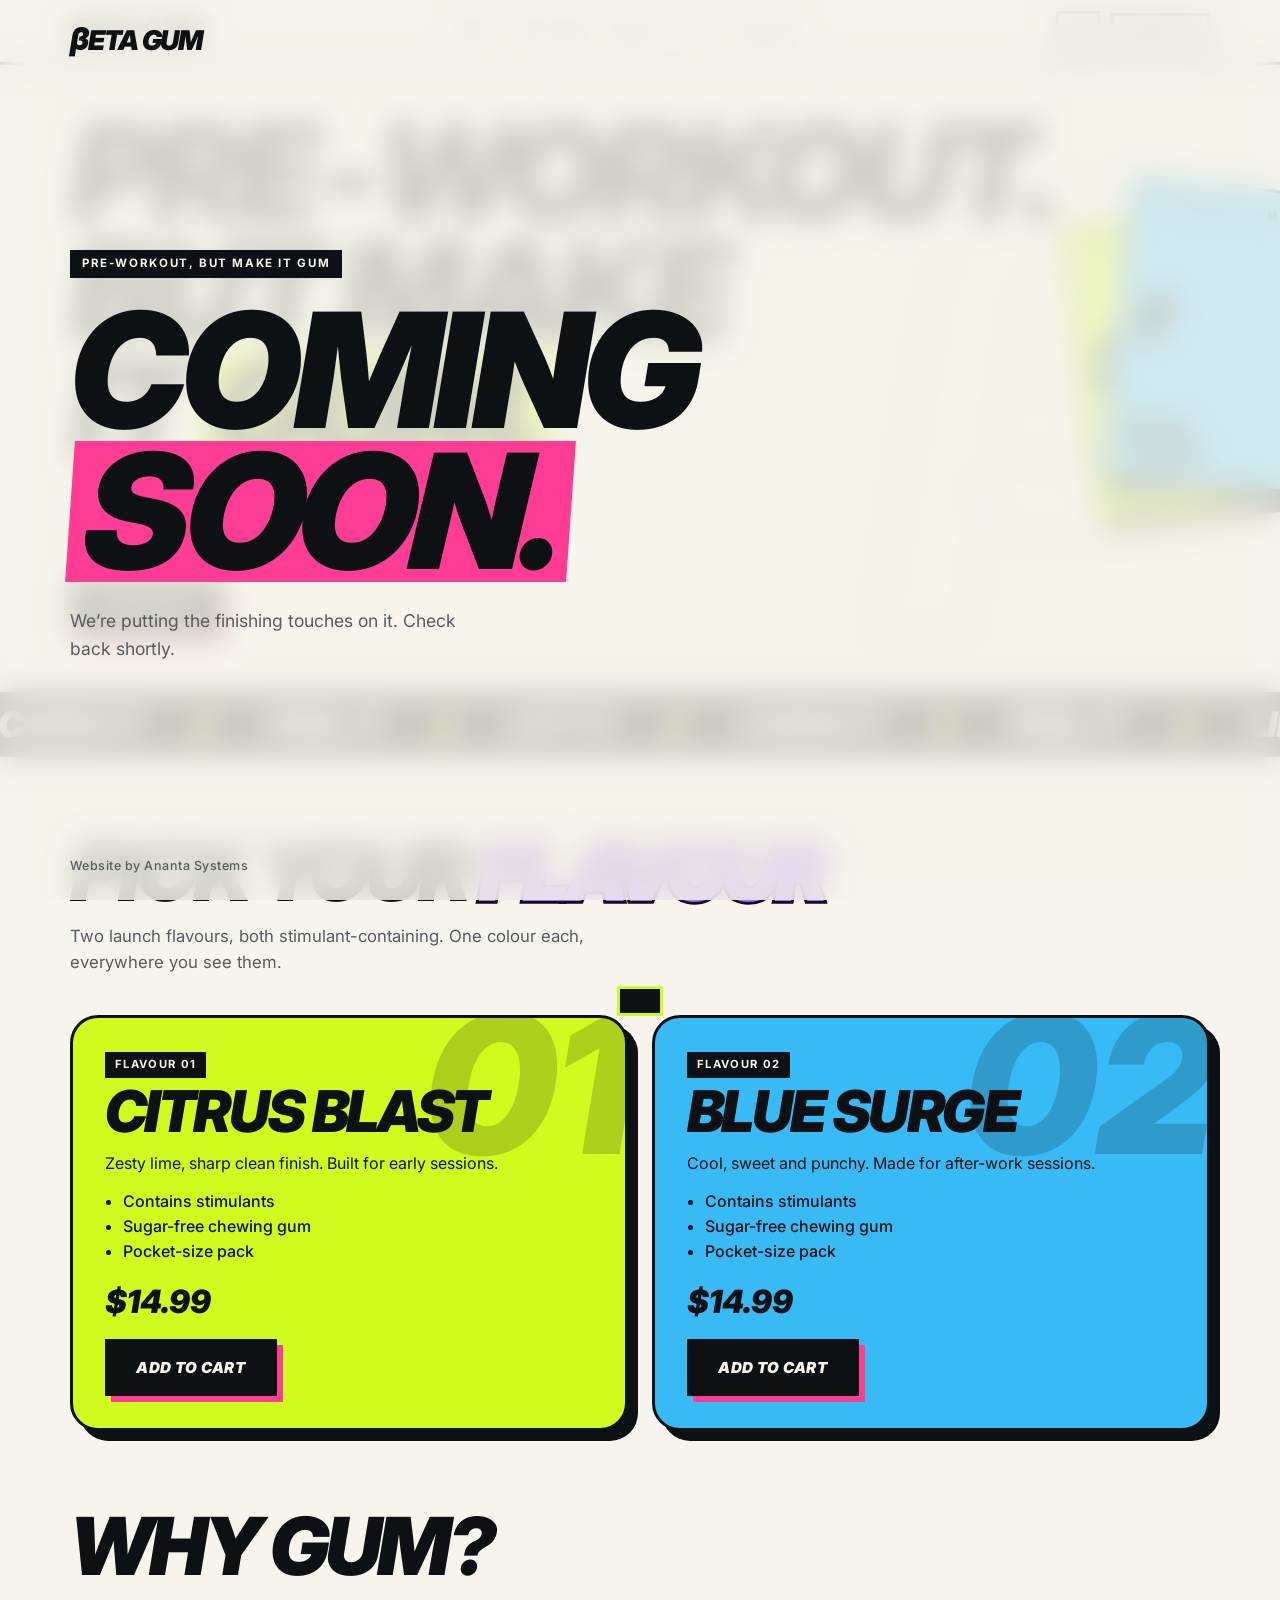
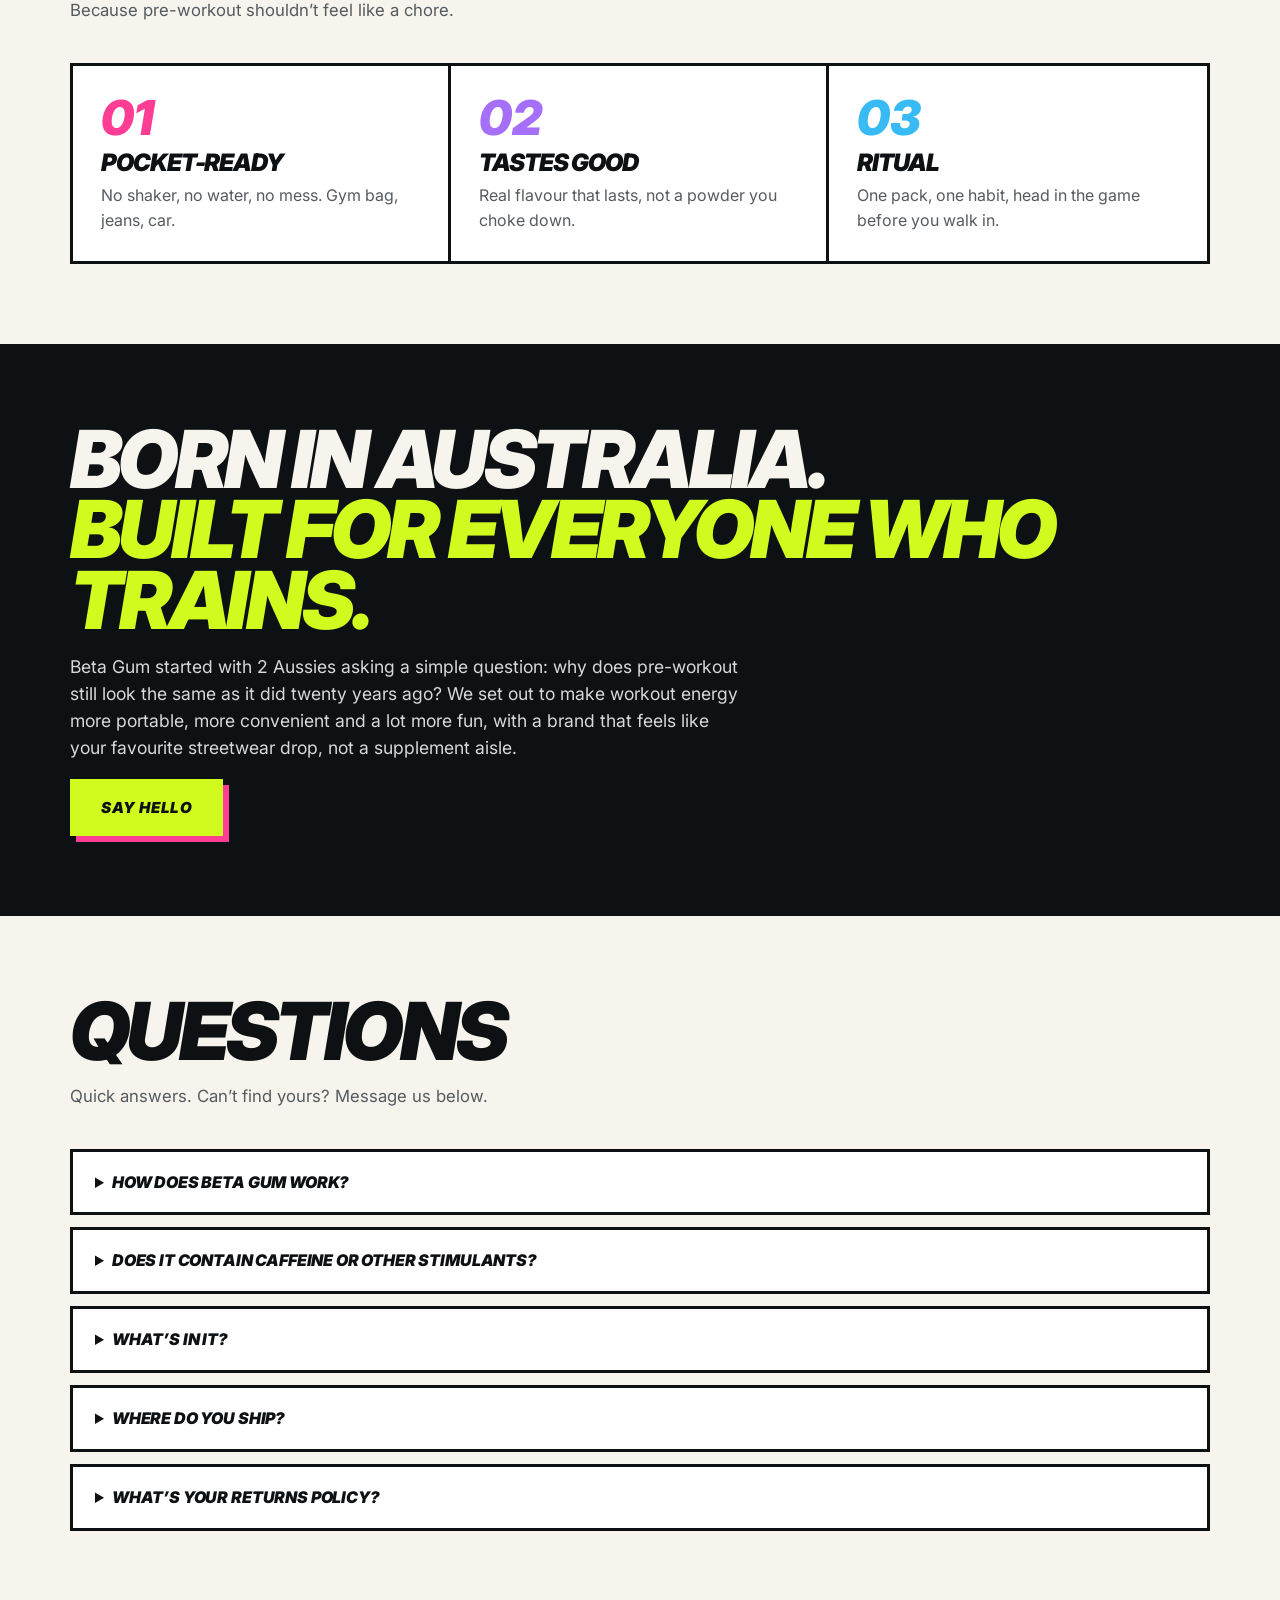
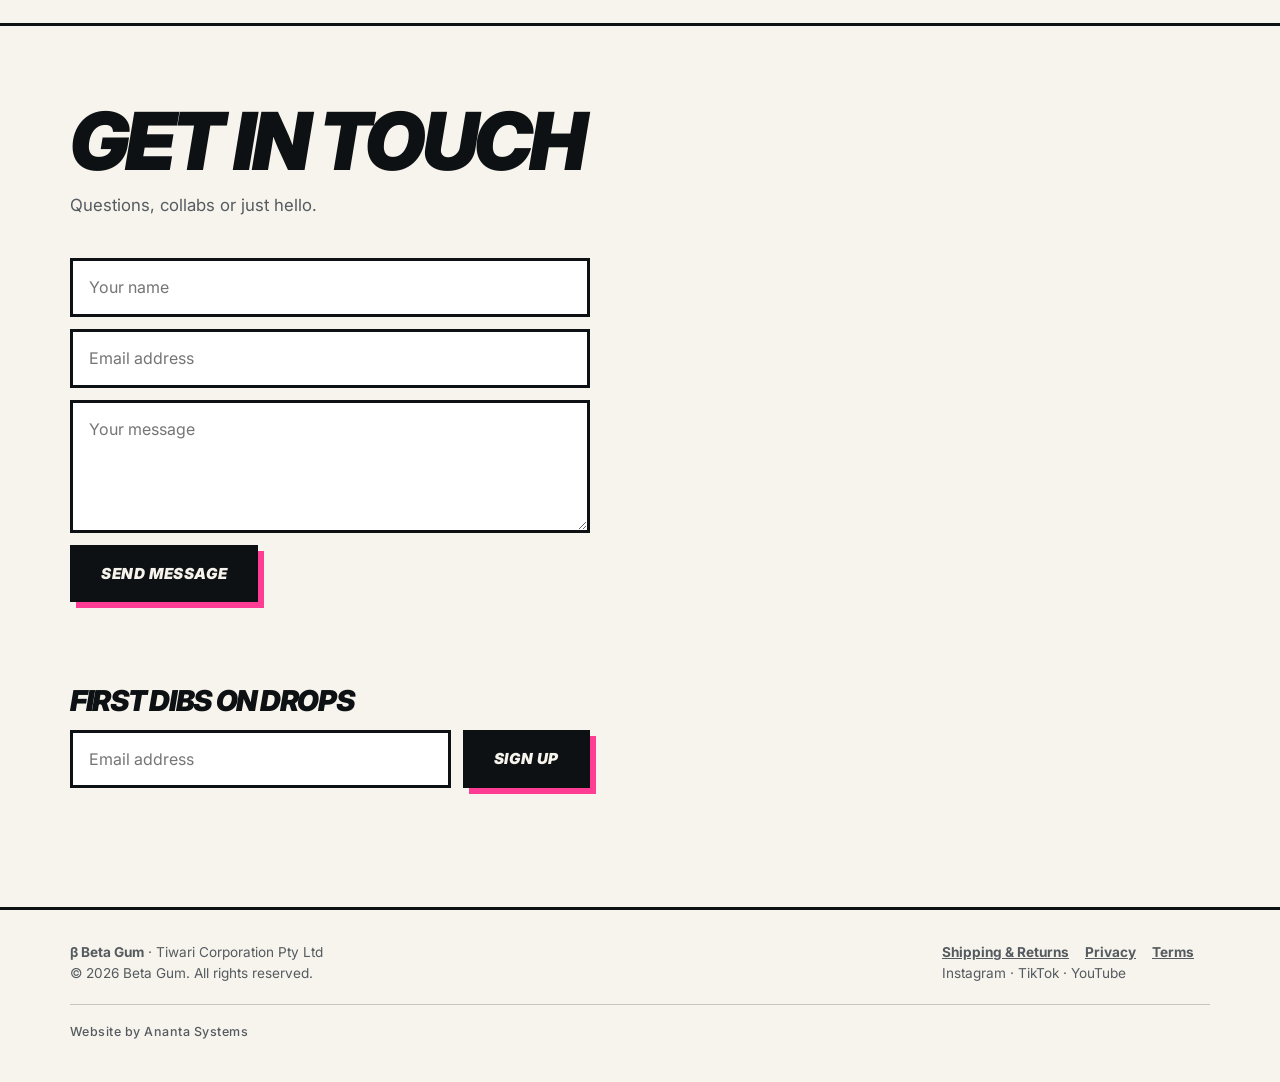
<file: index.html>
<!DOCTYPE html>
<html lang="en">
<head>
<meta charset="utf-8">
<meta name="viewport" content="width=device-width, initial-scale=1, viewport-fit=cover">
<title>Beta Gum – Pre-workout, but make it gum</title>
<meta name="description" content="Beta Gum is pre-workout energy in a pocket-size chewing gum. No scoop, no shaker. Pop it, chew it, go lift.">
<meta name="theme-color" content="#D1FA1F">
<meta property="og:type" content="website">
<meta property="og:title" content="Beta Gum – Pre-workout, but make it gum">
<meta property="og:description" content="All the pre-gym energy, none of the scoop, shaker or chalky aftertaste.">
<meta name="twitter:card" content="summary">
<script>try{var t=localStorage.getItem('betagum-theme');if(t=='light'||t=='dark')document.documentElement.setAttribute('data-theme',t)}catch(e){}</script>
<link rel="icon" href="/assets/favicon.svg" type="image/svg+xml">
<link rel="preconnect" href="https://fonts.googleapis.com">
<link rel="preconnect" href="https://fonts.gstatic.com" crossorigin>
<link href="https://fonts.googleapis.com/css2?family=Inter:ital,wght@0,400;0,500;0,700;0,900;1,900&display=swap" rel="stylesheet">
<link rel="stylesheet" href="/assets/styles.css?v=5">
</head>
<body class="is-soon">
<!-- COMING SOON overlay. To launch the site: delete this block, remove class="is-soon" from <body>,
     and remove the four "inert" attributes (skip link, header, main, footer). -->
<div class="soon" role="dialog" aria-modal="true" aria-labelledby="soonTitle">
<div class="soon-in">
<span class="soon-logo"><i>β</i>ETA&nbsp;GUM</span>
<div class="soon-mid">
<p class="soon-tag">Pre-workout, but make it gum</p>
<h1 class="big" id="soonTitle">Coming<br><span class="hl">soon.</span></h1>
<p class="soon-sub">We’re putting the finishing touches on it. Check back shortly.</p>
</div>
<a class="credit" href="https://www.anantasystems.com.au/" target="_blank" rel="noopener">Website by Ananta Systems</a>
</div>
</div>
<a class="skip" href="#top" inert>Skip to content</a>
<header inert><div class="wrap"><nav>
<a class="logo" href="/" data-route="top" aria-label="Beta Gum home"><i>β</i>ETA&nbsp;GUM</a>
<div class="links" id="links"><a href="/shop" data-route="shop">Shop</a><a href="/why" data-route="why">Why gum</a><a href="/about" data-route="about">About</a><a href="/faq" data-route="faq">FAQ</a><a href="/contact" data-route="contact">Contact</a></div>
<div class="navr">
<button class="tbtn" id="themeBtn" aria-label="Switch to light mode"><svg class="i-sun" viewBox="0 0 24 24" aria-hidden="true"><circle cx="12" cy="12" r="4.5"/><path d="M12 1.5v3M12 19.5v3M1.5 12h3M19.5 12h3M4.6 4.6l2.1 2.1M17.3 17.3l2.1 2.1M4.6 19.4l2.1-2.1M17.3 6.7l2.1-2.1"/></svg><svg class="i-moon" viewBox="0 0 24 24" aria-hidden="true"><path d="M20.5 14.5A8.5 8.5 0 0 1 9.5 3.5a8.5 8.5 0 1 0 11 11z"/></svg></button>
<button class="cart" id="cartBtn" aria-controls="drawer" aria-expanded="false">Cart (<span id="count">0</span>)</button>
<button class="menu" id="menuBtn" aria-controls="links" aria-expanded="false" aria-label="Menu">☰</button>
</div>
</nav></div></header>

<main id="top" inert>
<div class="hero"><div class="wrap">
<div>
<h1 class="big">Pre&#8209;workout.<br>But make<br>it <span class="hl">gum.</span></h1>
<p>All the pre-gym energy, none of the scoop, shaker or chalky aftertaste. Pop it. Chew it. Go lift.</p>
<a class="btn" href="/shop" data-route="shop">Shop now</a>
</div>
<div class="stage" aria-hidden="true">
<div class="ghost">β</div>
<div class="pack k1"><small>Pre-workout gum</small><span class="b">β</span><strong>Citrus<br>Blast</strong></div>
<div class="pack k2"><small>Pre-workout gum</small><span class="b">β</span><strong>Blue<br>Surge</strong></div>
</div>
</div></div>

<div class="mq" aria-hidden="true"><div><b>β</b><span>CHEW IT</span><b>β</b><span>FEEL IT</span><b>β</b><span>LIFT IT</span><b>β</b></div></div>

<section id="shop"><div class="wrap">
<h2>Pick your <span class="hl2">flavour</span></h2>
<p class="sub">Two launch flavours, both stimulant-containing. One colour each, everywhere you see them.</p>
<div class="grid2">
<article class="card lime">
<span class="num" aria-hidden="true">01</span>
<span class="tag">Flavour 01</span>
<h3>Citrus Blast</h3>
<p>Zesty lime, sharp clean finish. Built for early sessions.</p>
<ul><li>Contains stimulants</li><li>Sugar-free chewing gum</li><li>Pocket-size pack</li></ul>
<div class="price" data-price="citrus-blast">$14.99</div>
<button class="btn" data-add="citrus-blast">Add to cart</button>
</article>
<article class="card blue">
<span class="num" aria-hidden="true">02</span>
<span class="tag">Flavour 02</span>
<h3>Blue Surge</h3>
<p>Cool, sweet and punchy. Made for after-work sessions.</p>
<ul><li>Contains stimulants</li><li>Sugar-free chewing gum</li><li>Pocket-size pack</li></ul>
<div class="price" data-price="blue-surge">$14.99</div>
<button class="btn" data-add="blue-surge">Add to cart</button>
</article>
</div>
</div></section>

<section id="why" style="padding-top:0"><div class="wrap">
<h2>Why gum?</h2>
<p class="sub">Because pre-workout shouldn’t feel like a chore.</p>
<div class="feats">
<div class="feat"><div class="n">01</div><h3>Pocket-ready</h3><p>No shaker, no water, no mess. Gym bag, jeans, car.</p></div>
<div class="feat"><div class="n">02</div><h3>Tastes good</h3><p>Real flavour that lasts, not a powder you choke down.</p></div>
<div class="feat"><div class="n">03</div><h3>Ritual</h3><p>One pack, one habit, head in the game before you walk in.</p></div>
</div>
</div></section>

<section class="about" id="about"><div class="wrap">
<h2>Born in Australia.<br><em>Built for everyone who trains.</em></h2>
<p>Beta Gum started with 2 Aussies asking a simple question: why does pre-workout still look the same as it did twenty years ago? We set out to make workout energy more portable, more convenient and a lot more fun, with a brand that feels like your favourite streetwear drop, not a supplement aisle.</p>
<a class="btn" href="/contact" data-route="contact">Say hello</a>
</div></section>

<section id="faq"><div class="wrap">
<h2>Questions</h2>
<p class="sub">Quick answers. Can’t find yours? Message us below.</p>
<details><summary>How does Beta Gum work?</summary><p>Chew a piece before your workout. Active ingredients are released as you chew. Full usage guidance will be on each product page.</p></details>
<details><summary>Does it contain caffeine or other stimulants?</summary><p>Yes, both launch flavours contain stimulants. Not for children or anyone sensitive to stimulants. Check the label before use.</p></details>
<details><summary>What’s in it?</summary><p>Full ingredient lists will be published on each product page at launch.</p></details>
<details><summary>Where do you ship?</summary><p>We’re launching in the US first. Shipping times and rates are shown at checkout.</p></details>
<details><summary>What’s your returns policy?</summary><p>Our <a href="#" data-soon="Shipping &amp; Returns">Shipping &amp; Returns</a> page is coming soon. Reach out and we’ll sort any issue.</p></details>
</div></section>

<section class="sec2" id="contact"><div class="wrap">
<h2>Get in touch</h2>
<p class="sub">Questions, collabs or just hello.</p>
<form id="contactForm" method="POST" action="https://api.web3forms.com/submit">
<input type="hidden" name="subject" value="New message from betagum.com">
<input type="hidden" name="from_name" value="Beta Gum website">
<p class="hp"><label>Leave this empty <input type="checkbox" name="botcheck" tabindex="-1" autocomplete="off"></label></p>
<input required name="name" autocomplete="name" placeholder="Your name" aria-label="Your name">
<input required name="email" type="email" autocomplete="email" placeholder="Email address" aria-label="Email address">
<textarea required name="message" rows="4" placeholder="Your message" aria-label="Your message"></textarea>
<button class="btn" type="submit" style="justify-self:start">Send message</button>
<p class="fmsg" role="status" aria-live="polite"></p>
</form>
<h3 style="font-size:1.8rem;margin:48px 0 16px">First dibs on drops</h3>
<form class="news" id="newsForm" method="POST" action="https://api.web3forms.com/submit">
<input type="hidden" name="subject" value="New drop list sign-up – betagum.com">
<input type="hidden" name="from_name" value="Beta Gum website">
<p class="hp"><label>Leave this empty <input type="checkbox" name="botcheck" tabindex="-1" autocomplete="off"></label></p>
<input required name="email" type="email" autocomplete="email" placeholder="Email address" aria-label="Newsletter email">
<button class="btn" type="submit">Sign up</button>
<p class="fmsg" role="status" aria-live="polite" style="flex-basis:100%"></p>
</form>
</div></section>
</main>

<footer inert><div class="wrap"><div class="row">
<div><strong>β Beta Gum</strong> · Tiwari Corporation Pty Ltd<br>© <span id="yr">2026</span> Beta Gum. All rights reserved.</div>
<div><a href="#" data-soon="Shipping &amp; Returns">Shipping &amp; Returns</a><a href="#" data-soon="Privacy policy">Privacy</a><a href="#" data-soon="Terms &amp; conditions">Terms</a><br>Instagram · TikTok · YouTube</div>
</div>
<div class="credit-row"><a class="credit" href="https://www.anantasystems.com.au/" target="_blank" rel="noopener">Website by Ananta Systems</a></div>
</div></footer>

<!-- Cart drawer -->
<div class="scrim" id="scrim"></div>
<aside class="drawer" id="drawer" role="dialog" aria-modal="true" aria-labelledby="cartTitle" aria-hidden="true">
<div class="drawer-h"><h2 id="cartTitle">Your cart</h2><button class="x" id="closeCart" aria-label="Close cart">✕</button></div>
<ul class="items" id="items"></ul>
<div class="drawer-f">
<div class="tot"><span>Subtotal</span><span id="subtotal">$0.00</span></div>
<small>Shipping and taxes calculated at checkout. US shipping only.</small>
<button class="btn" id="checkoutBtn">Checkout</button>
</div>
</aside>
<div class="toast" id="toast" role="status"></div>

<script src="/assets/app.js?v=3"></script>
</body>
</html>
</file>
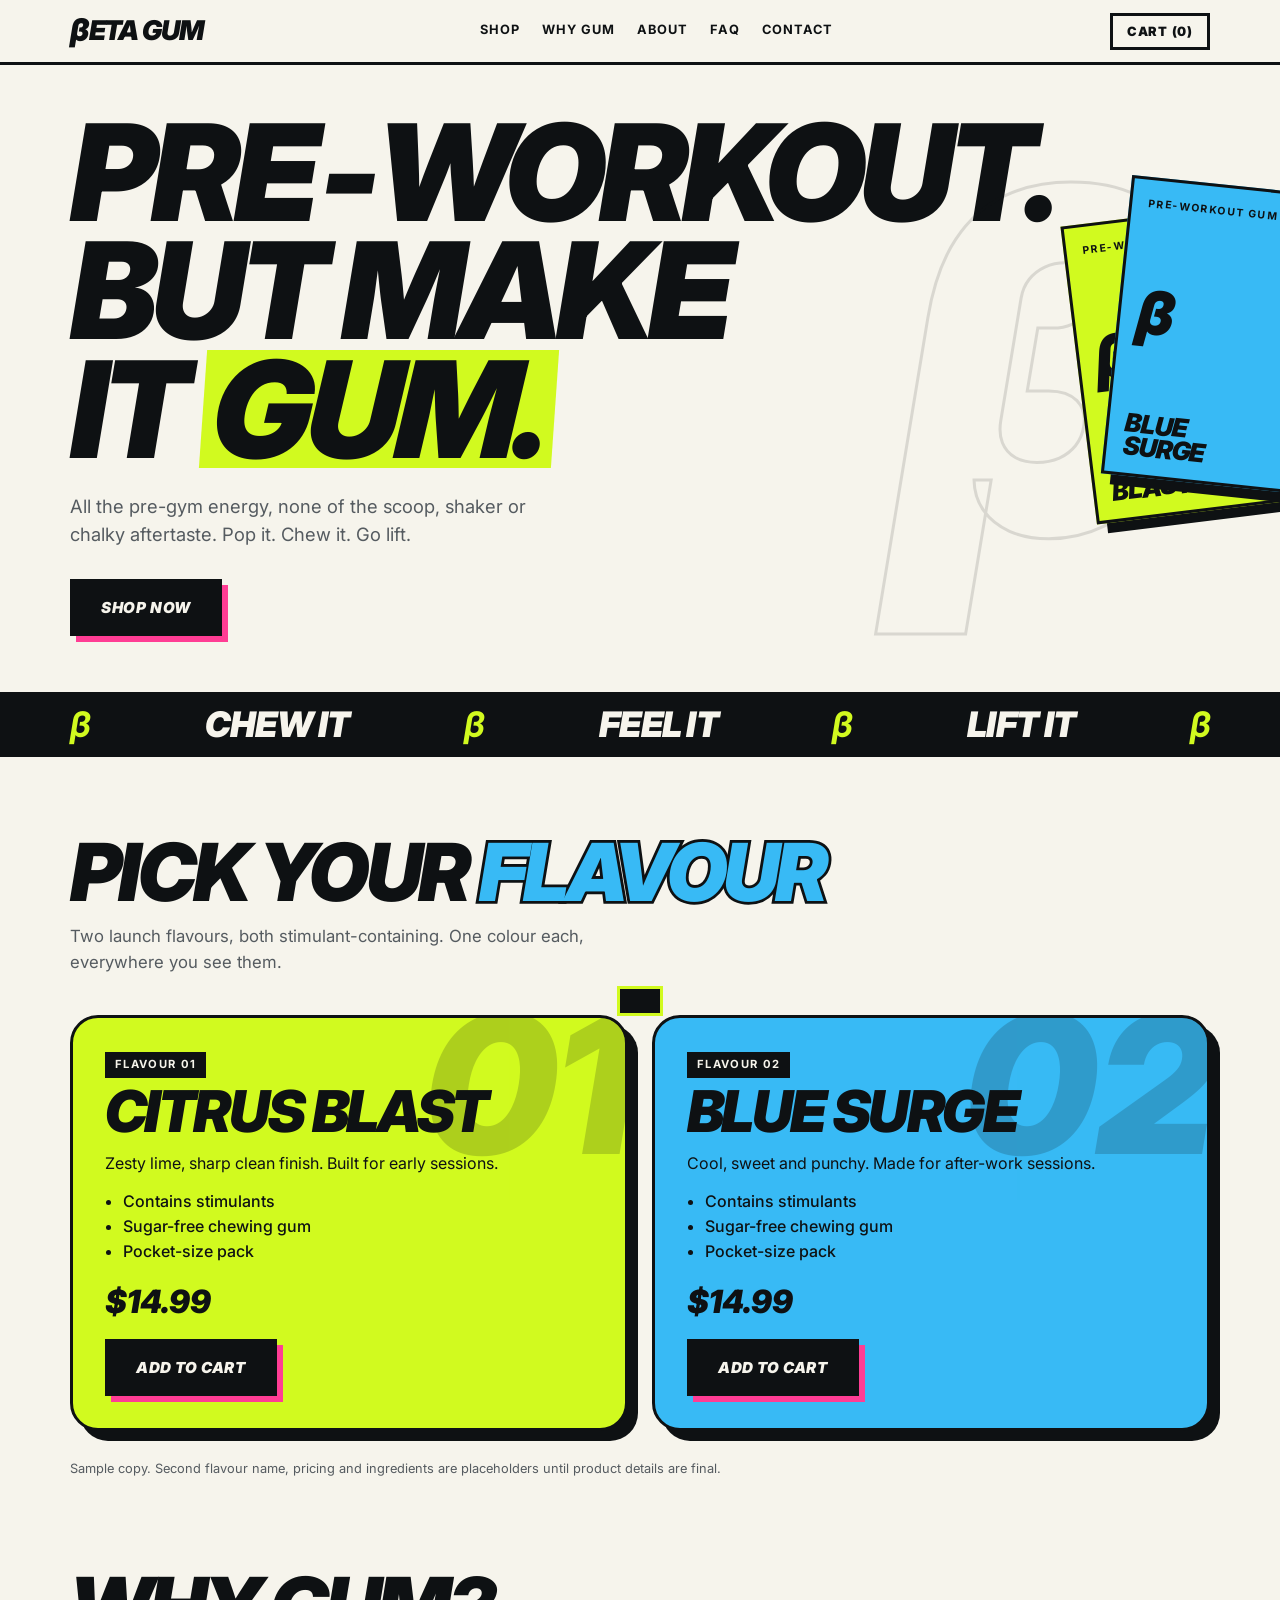
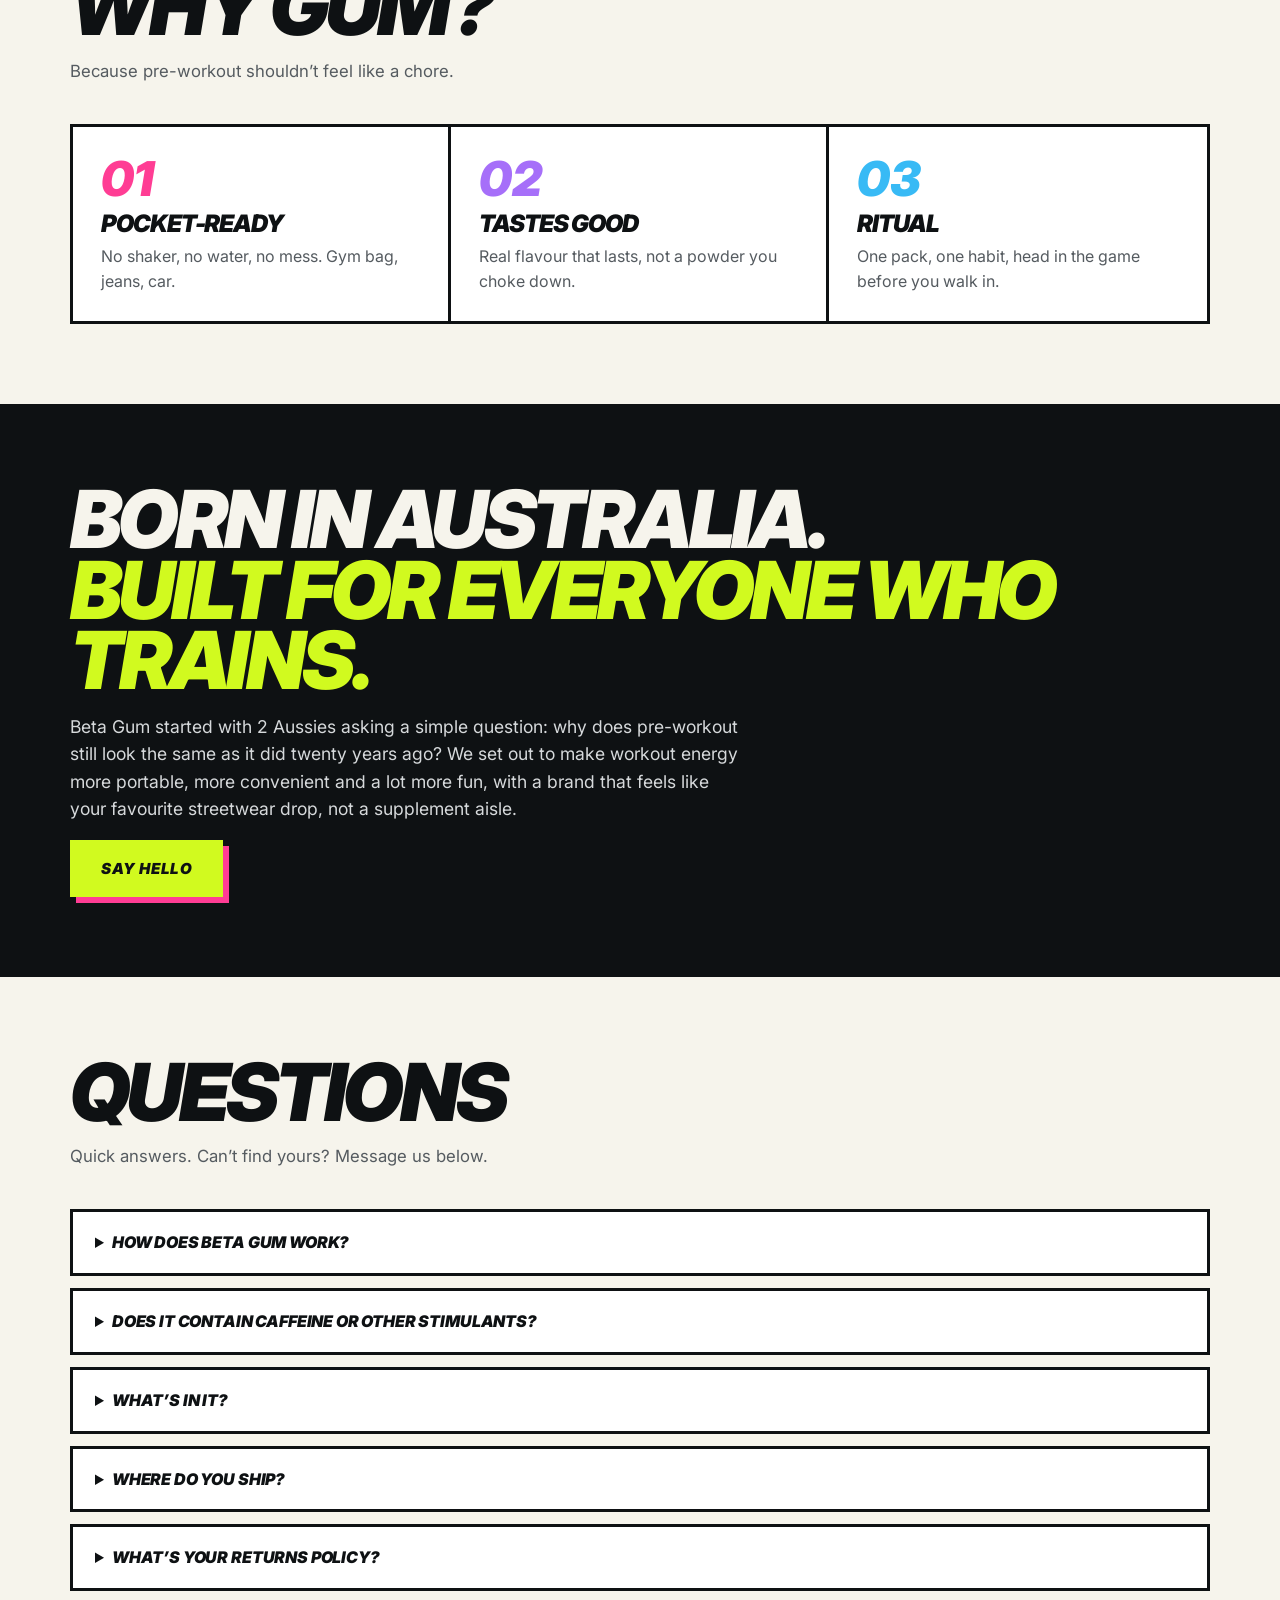
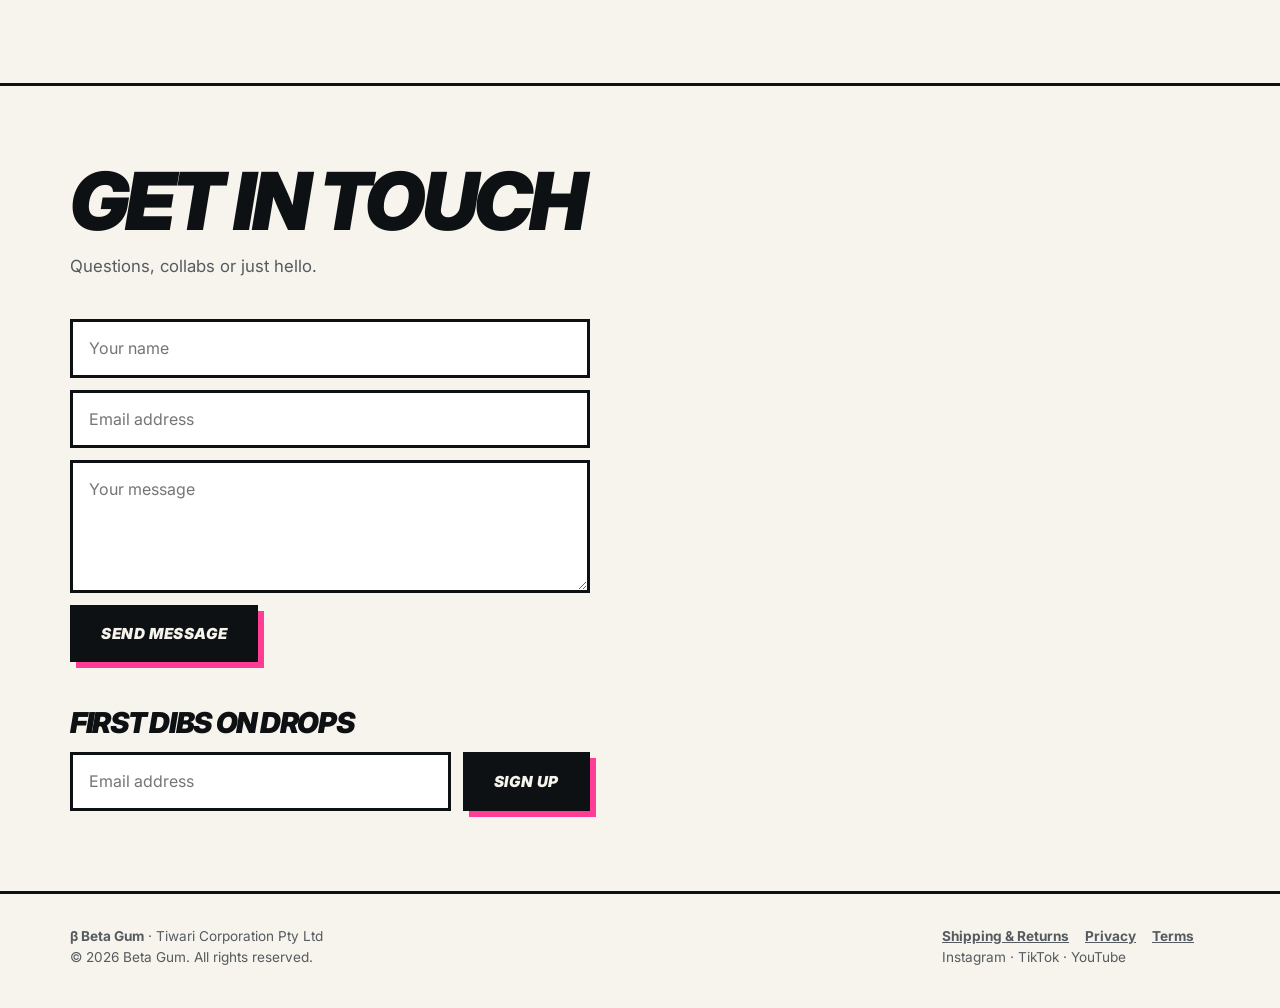
<file: Beta Gum – Pre-workout, but make it gum copy-1.html>
<!DOCTYPE html>
<html lang="en">
<head>
<meta charset="utf-8">
<meta name="viewport" content="width=device-width, initial-scale=1, viewport-fit=cover">
<title>Beta Gum – Pre-workout, but make it gum</title>
<link rel="preconnect" href="https://fonts.googleapis.com">
<link href="https://fonts.googleapis.com/css2?family=Inter:ital,wght@0,400;0,500;0,700;0,900;1,900&display=swap" rel="stylesheet">
<style>
:root{--lime:#D1FA1F;--blue:#38BAF5;--pink:#FF3D94;--grape:#A66FF9;--paper:#F6F4EC;--ink:#0E1113;
--bg:#F6F4EC;--fg:#0E1113;--surface:#fff;--muted:#555b60;--line:#0E1113;--btn:#0E1113;--btn-fg:#F6F4EC;--shadow:#0E1113;
box-sizing:border-box;padding-top:env(safe-area-inset-top,0px);padding-bottom:env(safe-area-inset-bottom,0px)}
@media (prefers-color-scheme:dark){:root:not([data-theme="light"]){--bg:#0E1113;--fg:#F6F4EC;--surface:#171B1E;--muted:#a9aeb2;--line:#F6F4EC;--btn:#D1FA1F;--btn-fg:#0E1113;--shadow:#D1FA1F}}
:root[data-theme="dark"]{--bg:#0E1113;--fg:#F6F4EC;--surface:#171B1E;--muted:#a9aeb2;--line:#F6F4EC;--btn:#D1FA1F;--btn-fg:#0E1113;--shadow:#D1FA1F}
*{box-sizing:border-box}
html{scroll-behavior:smooth;scroll-padding-top:72px}
body{margin:0;background:var(--bg);color:var(--fg);font-family:'Inter',system-ui,-apple-system,Arial,sans-serif;line-height:1.55}
h1,h2,h3,.logo,.big{font-weight:900;font-style:italic;text-transform:uppercase;letter-spacing:-.045em;line-height:.88;margin:0}
a{color:inherit}
.wrap{max-width:1180px;margin:0 auto;padding:0 20px}
header{position:sticky;top:env(safe-area-inset-top,0px);z-index:20;background:var(--bg);border-bottom:3px solid var(--line)}
nav{display:flex;align-items:center;justify-content:space-between;height:62px;gap:12px}
.logo{display:flex;align-items:center;gap:10px;text-decoration:none;font-size:1.35rem}
.logo{font-size:1.7rem;gap:0;letter-spacing:-.04em}
.logo i{text-transform:none;color:var(--fg);font-style:italic;font-size:1.15em;margin-right:.02em}
.links{display:flex;gap:22px;font-weight:700;font-size:.8rem;text-transform:uppercase;letter-spacing:.08em}
.links a{text-decoration:none;padding:4px 0;border-bottom:3px solid transparent}
.links a:hover{border-color:var(--blue)}
.cart{border:3px solid var(--line);background:transparent;color:var(--fg);padding:8px 14px;font:900 .8rem 'Inter',sans-serif;text-transform:uppercase;letter-spacing:.06em;cursor:pointer}
.cart:hover{background:var(--lime);color:var(--ink)}
@media(max-width:700px){.links{display:none}}
.btn{display:inline-block;background:var(--btn);color:var(--btn-fg);border:3px solid var(--btn);padding:16px 28px;font:900 .95rem 'Inter',sans-serif;font-style:italic;text-transform:uppercase;letter-spacing:.04em;text-decoration:none;cursor:pointer;box-shadow:6px 6px 0 var(--pink);transition:transform .15s,box-shadow .15s}
.btn:hover{transform:translate(-3px,-3px);box-shadow:9px 9px 0 var(--pink)}
.btn:active{transform:translate(3px,3px);box-shadow:2px 2px 0 var(--pink)}
.hero{position:relative;overflow:hidden;padding:48px 0 56px}
.hero .wrap{display:grid;grid-template-columns:1.25fr .75fr;gap:24px;align-items:center;position:relative}
.big{font-size:clamp(3.2rem,10.5vw,8.4rem)}
.big .hl{background:var(--hl,var(--lime));color:var(--ink);padding:0 .08em;display:inline-block;transform:skew(-4deg)}
.big .bl{color:var(--blue)}
.hl2{color:var(--hl2,var(--blue));-webkit-text-stroke:.07em var(--fg);paint-order:stroke fill}
.hero p{font-size:1.15rem;max-width:26em;margin:24px 0 30px;color:var(--muted)}
.stage{position:relative;height:420px}
.ghost{position:absolute;right:-6%;top:-10%;font:900 italic 30rem/1 'Inter',sans-serif;color:transparent;-webkit-text-stroke:3px var(--line);opacity:.12;user-select:none}
.pack{position:absolute;width:190px;height:300px;border:3px solid var(--ink);box-shadow:10px 10px 0 var(--shadow);padding:16px;display:flex;flex-direction:column;justify-content:space-between;color:var(--ink);transition:transform .25s}
.pack .b{font:900 italic 3.8rem/1 'Inter',sans-serif}
.pack small{font-weight:700;font-size:.65rem;letter-spacing:.14em;text-transform:uppercase}
.pack strong{font:900 italic 1.6rem/.9 'Inter',sans-serif;text-transform:uppercase;letter-spacing:-.04em}
.k1{background:var(--lime);left:0;top:50px;transform:rotate(-7deg);animation:fl 5s ease-in-out infinite}
.k2{background:var(--blue);left:38%;top:20px;transform:rotate(6deg);animation:fl 5s ease-in-out -2.5s infinite}
.pack:hover{transform:rotate(0) scale(1.05);z-index:3}
@keyframes fl{50%{translate:0 -14px}}
@media(max-width:860px){.hero .wrap{grid-template-columns:1fr}.stage{height:360px}.pack{width:160px;height:250px}.pack .b{font-size:3rem}.k2{left:44%}}
.mq{background:var(--ink);color:var(--paper);border-block:3px solid var(--ink);overflow:hidden;white-space:nowrap;padding:12px 0;font:900 italic clamp(1rem,3.4vw,2.2rem)/1 'Inter',sans-serif;text-transform:uppercase;letter-spacing:-.02em}
.mq div{display:flex;justify-content:space-between;align-items:center;max-width:1180px;margin:0 auto;padding:0 20px}
.mq b{text-transform:none;color:var(--lime)}.mq u{text-decoration:none;color:var(--blue)}.mq s{text-decoration:none;color:var(--pink)}
@keyframes sl{to{transform:translateX(-50%)}}
@media(prefers-reduced-motion:reduce){.k1,.k2,.mq div{animation:none}html{scroll-behavior:auto}}
section{padding:80px 0}
h2{font-size:clamp(2.4rem,7vw,5rem);margin-bottom:16px}
.sub{color:var(--muted);max-width:34em;margin:0 0 40px;font-size:1.05rem}
.grid2{display:grid;grid-template-columns:1fr 1fr;gap:24px}
@media(max-width:760px){.grid2{grid-template-columns:1fr}}
.card{border-radius:28px;border:3px solid var(--ink);box-shadow:10px 10px 0 var(--shadow);padding:32px;color:var(--ink);position:relative;overflow:hidden;transition:transform .2s}
.card:hover{transform:translate(-4px,-4px)}
.card.lime{background:var(--lime)}.card.blue{background:var(--blue)}
.card .num{position:absolute;right:-10px;top:-30px;font:900 italic 12rem/1 'Inter',sans-serif;opacity:.18}
.card h3{font-size:clamp(2.4rem,5vw,3.6rem);margin:8px 0 14px;position:relative}
.tag{display:inline-block;background:var(--ink);color:var(--paper);padding:4px 10px;font-weight:700;font-size:.7rem;letter-spacing:.12em;text-transform:uppercase}
.card p,.card ul{position:relative;margin:0 0 14px}
.card ul{padding-left:1.1em;font-weight:500}
.price{font:900 italic 2rem 'Inter',sans-serif;margin:18px 0}
.card .btn{background:var(--ink);color:var(--paper);border-color:var(--ink);box-shadow:6px 6px 0 var(--pink)}
.feats{display:grid;grid-template-columns:repeat(3,1fr);gap:0;border:3px solid var(--line)}
@media(max-width:760px){.feats{grid-template-columns:1fr}}
.feat{padding:28px;border-right:3px solid var(--line);background:var(--surface)}
.feat:last-child{border:0}
@media(max-width:760px){.feat{border-right:0;border-bottom:3px solid var(--line)}}
.feat .n{font:900 italic 3rem/1 'Inter',sans-serif;color:var(--pink)}
.feat:nth-child(2) .n{color:var(--grape)}.feat:nth-child(3) .n{color:var(--blue)}
.feat h3{font-size:1.5rem;margin:10px 0}
.feat p{margin:0;color:var(--muted)}
.about{background:var(--ink);color:var(--paper)}
.about .sub{color:#b9bdc0}
.about .btn{background:var(--lime);color:var(--ink);border-color:var(--lime)}
.about h2 em{color:var(--lime);font-style:italic}
.about p{max-width:38em;font-size:1.1rem;color:#d6d9db}
details{border:3px solid var(--line);background:var(--surface);padding:18px 22px;margin-bottom:12px}
details[open]{box-shadow:6px 6px 0 var(--lime)}
summary{font-weight:900;font-style:italic;text-transform:uppercase;cursor:pointer;letter-spacing:-.01em}
details p{margin:12px 0 0;color:var(--muted)}
form{display:grid;gap:12px;max-width:520px}
input,textarea{width:100%;padding:14px 16px;border:3px solid var(--line);background:var(--surface);color:var(--fg);font:inherit;border-radius:0}
input:focus,textarea:focus{outline:0;box-shadow:5px 5px 0 var(--blue)}
.news{display:flex;gap:12px;flex-wrap:wrap;max-width:520px}
.news input{flex:1;min-width:200px}
.sec2{border-top:3px solid var(--line)}
footer{border-top:3px solid var(--line);padding:32px 0 40px;font-size:.85rem;color:var(--muted)}
footer .row{display:flex;flex-wrap:wrap;gap:16px 32px;justify-content:space-between}
footer a{margin-right:16px;font-weight:700}
.toast{position:fixed;left:50%;bottom:calc(24px + env(safe-area-inset-bottom,0px));transform:translate(-50%,140px);background:var(--ink);color:var(--lime);border:3px solid var(--lime);padding:12px 20px;font:900 italic .9rem 'Inter',sans-serif;text-transform:uppercase;transition:transform .3s;z-index:30}
.toast.on{transform:translate(-50%,0)}
.note{font-size:.8rem;color:var(--muted);margin-top:28px}
</style>
</head>
<body>
<header><div class="wrap"><nav>
<a class="logo" href="#top" aria-label="Beta Gum"><i>β</i>ETA&nbsp;GUM</a>
<div class="links"><a href="#shop">Shop</a><a href="#why">Why gum</a><a href="#about">About</a><a href="#faq">FAQ</a><a href="#contact">Contact</a></div>
<button class="cart" id="cartBtn" aria-label="Cart">Cart (<span id="count">0</span>)</button>
</nav></div></header>

<main id="top">
<div class="hero"><div class="wrap">
<div>
<h1 class="big">Pre&#8209;workout.<br>But make<br>it <span class="hl">gum.</span></h1>
<p>All the pre-gym energy, none of the scoop, shaker or chalky aftertaste. Pop it. Chew it. Go lift.</p>
<a class="btn" href="#shop">Shop now</a>
</div>
<div class="stage" aria-hidden="true">
<div class="ghost">β</div>
<div class="pack k1"><small>Pre-workout gum</small><span class="b">β</span><strong>Citrus<br>Blast</strong></div>
<div class="pack k2"><small>Pre-workout gum</small><span class="b">β</span><strong>Blue<br>Surge</strong></div>
</div>
</div></div>

<div class="mq" aria-hidden="true"><div><b>β</b><span>CHEW IT</span><b>β</b><span>FEEL IT</span><b>β</b><span>LIFT IT</span><b>β</b></div></div>

<section id="shop"><div class="wrap">
<h2>Pick your <span class="hl2">flavour</span></h2>
<p class="sub">Two launch flavours, both stimulant-containing. One colour each, everywhere you see them.</p>
<div class="grid2">
<article class="card lime">
<span class="num" aria-hidden="true">01</span>
<span class="tag">Flavour 01</span>
<h3>Citrus Blast</h3>
<p>Zesty lime, sharp clean finish. Built for early sessions.</p>
<ul><li>Contains stimulants</li><li>Sugar-free chewing gum</li><li>Pocket-size pack</li></ul>
<div class="price">$14.99</div>
<button class="btn" data-add="Citrus Blast">Add to cart</button>
</article>
<article class="card blue">
<span class="num" aria-hidden="true">02</span>
<span class="tag">Flavour 02</span>
<h3>Blue Surge</h3>
<p>Cool, sweet and punchy. Made for after-work sessions.</p>
<ul><li>Contains stimulants</li><li>Sugar-free chewing gum</li><li>Pocket-size pack</li></ul>
<div class="price">$14.99</div>
<button class="btn" data-add="Blue Surge">Add to cart</button>
</article>
</div>
<p class="note">Sample copy. Second flavour name, pricing and ingredients are placeholders until product details are final.</p>
</div></section>

<section id="why" style="padding-top:0"><div class="wrap">
<h2>Why gum?</h2>
<p class="sub">Because pre-workout shouldn’t feel like a chore.</p>
<div class="feats">
<div class="feat"><div class="n">01</div><h3>Pocket-ready</h3><p>No shaker, no water, no mess. Gym bag, jeans, car.</p></div>
<div class="feat"><div class="n">02</div><h3>Tastes good</h3><p>Real flavour that lasts, not a powder you choke down.</p></div>
<div class="feat"><div class="n">03</div><h3>Ritual</h3><p>One pack, one habit, head in the game before you walk in.</p></div>
</div>
</div></section>

<section class="about" id="about"><div class="wrap">
<h2>Born in Australia.<br><em>Built for everyone who trains.</em></h2>
<p>Beta Gum started with 2 Aussies asking a simple question: why does pre-workout still look the same as it did twenty years ago? We set out to make workout energy more portable, more convenient and a lot more fun, with a brand that feels like your favourite streetwear drop, not a supplement aisle.</p>
<a class="btn" href="#contact">Say hello</a>
</div></section>

<section id="faq"><div class="wrap">
<h2>Questions</h2>
<p class="sub">Quick answers. Can’t find yours? Message us below.</p>
<details><summary>How does Beta Gum work?</summary><p>Chew a piece before your workout. Active ingredients are released as you chew. Full usage guidance will be on each product page.</p></details>
<details><summary>Does it contain caffeine or other stimulants?</summary><p>Yes, both launch flavours contain stimulants. Not for children or anyone sensitive to stimulants. Check the label before use.</p></details>
<details><summary>What’s in it?</summary><p>Full ingredient lists will be published on each product page at launch.</p></details>
<details><summary>Where do you ship?</summary><p>We’re launching in the US first. Shipping times and rates are shown at checkout.</p></details>
<details><summary>What’s your returns policy?</summary><p>Details will be on our Shipping and Returns page. Reach out and we’ll sort any issue.</p></details>
</div></section>

<section class="sec2" id="contact"><div class="wrap">
<h2>Get in touch</h2>
<p class="sub">Questions, collabs or just hello.</p>
<form id="contactForm">
<input required placeholder="Your name" aria-label="Your name">
<input required type="email" placeholder="Email address" aria-label="Email address">
<textarea required rows="4" placeholder="Your message" aria-label="Your message"></textarea>
<button class="btn" type="submit" style="justify-self:start">Send message</button>
</form>
<h3 style="font-size:1.8rem;margin:48px 0 16px">First dibs on drops</h3>
<form class="news" id="newsForm" style="display:flex;max-width:520px">
<input required type="email" placeholder="Email address" aria-label="Newsletter email">
<button class="btn" type="submit">Sign up</button>
</form>
</div></section>
</main>

<footer><div class="wrap"><div class="row">
<div><strong>β Beta Gum</strong> · Tiwari Corporation Pty Ltd<br>© 2026 Beta Gum. All rights reserved.</div>
<div><a href="#top">Shipping &amp; Returns</a><a href="#top">Privacy</a><a href="#top">Terms</a><br>Instagram · TikTok · YouTube</div>
</div></div></footer>
<div class="toast" id="toast" role="status"></div>

<script>
var cols=['#D1FA1F','#38BAF5','#FF3D94','#A66FF9'],h=document.querySelector('.hl');
if(h)h.style.setProperty('--hl',cols[Math.floor(Math.random()*cols.length)]);
var h2=document.querySelector('.hl2'),rest=cols.filter(function(x){return !h||x!==h.style.getPropertyValue('--hl')});
if(h2)h2.style.setProperty('--hl2',rest[Math.floor(Math.random()*rest.length)]);
var n=0,c=document.getElementById('count'),t=document.getElementById('toast'),tm;
function say(m){t.textContent=m;t.classList.add('on');clearTimeout(tm);tm=setTimeout(function(){t.classList.remove('on')},2200)}
document.querySelectorAll('[data-add]').forEach(function(b){b.onclick=function(){n++;c.textContent=n;say(b.dataset.add+' added to cart')}});
document.getElementById('cartBtn').onclick=function(){say(n?n+' item'+(n>1?'s':'')+' in your cart':'Your cart is empty')};
document.getElementById('contactForm').onsubmit=function(e){e.preventDefault();e.target.reset();say('Thanks! Message noted (demo form).')};
document.getElementById('newsForm').onsubmit=function(e){e.preventDefault();e.target.reset();say('You’re on the list (demo).')};
</script>
</body>
</html>
</file>
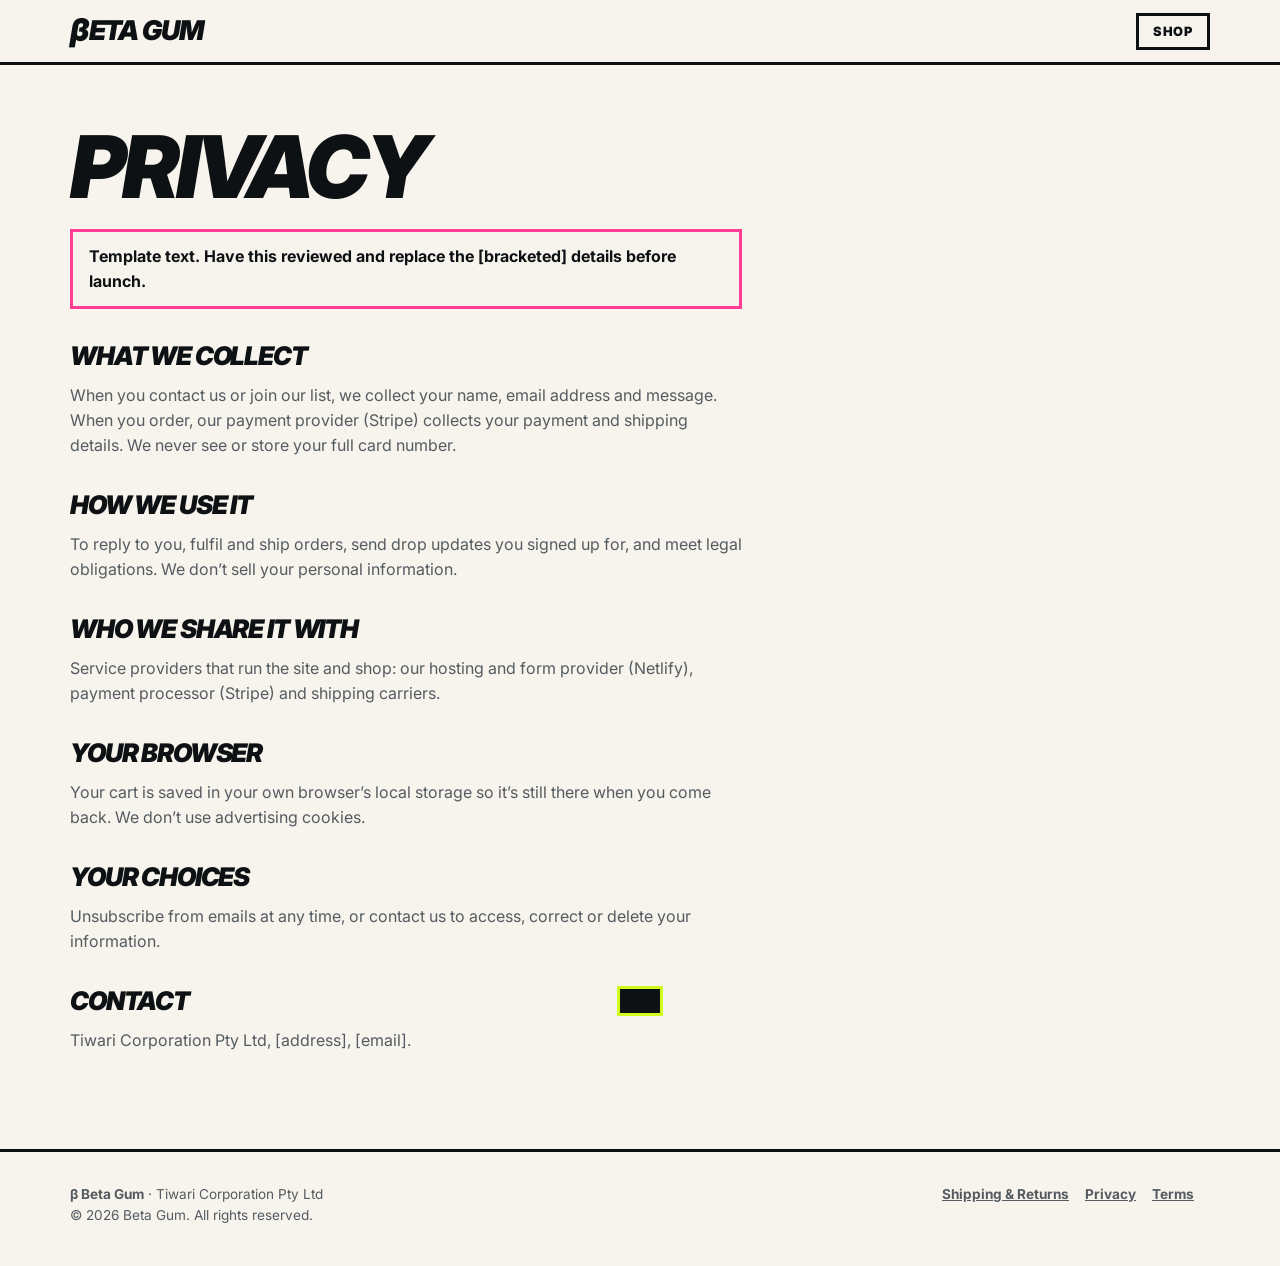
<file: privacy.html>
<!DOCTYPE html>
<html lang="en">
<head>
<meta charset="utf-8">
<meta name="viewport" content="width=device-width, initial-scale=1, viewport-fit=cover">
<title>Privacy – Beta Gum</title>
<link rel="icon" href="/assets/favicon.svg" type="image/svg+xml">
<link rel="preconnect" href="https://fonts.googleapis.com">
<link rel="preconnect" href="https://fonts.gstatic.com" crossorigin>
<link href="https://fonts.googleapis.com/css2?family=Inter:ital,wght@0,400;0,500;0,700;0,900;1,900&display=swap" rel="stylesheet">
<link rel="stylesheet" href="/assets/styles.css">
</head>
<body>
<header><div class="wrap"><nav>
<a class="logo" href="/" aria-label="Beta Gum home"><i>β</i>ETA&nbsp;GUM</a>
<a class="cart" href="/#shop" style="text-decoration:none">Shop</a>
</nav></div></header>
<main class="page"><div class="wrap">
<h1>Privacy</h1>
<p class="draft">Template text. Have this reviewed and replace the [bracketed] details before launch.</p>
<h2>What we collect</h2><p>When you contact us or join our list, we collect your name, email address and message. When you order, our payment provider (Stripe) collects your payment and shipping details. We never see or store your full card number.</p>
<h2>How we use it</h2><p>To reply to you, fulfil and ship orders, send drop updates you signed up for, and meet legal obligations. We don’t sell your personal information.</p>
<h2>Who we share it with</h2><p>Service providers that run the site and shop: our hosting and form provider (Netlify), payment processor (Stripe) and shipping carriers.</p>
<h2>Your browser</h2><p>Your cart is saved in your own browser’s local storage so it’s still there when you come back. We don’t use advertising cookies.</p>
<h2>Your choices</h2><p>Unsubscribe from emails at any time, or contact us to access, correct or delete your information.</p>
<h2>Contact</h2><p>Tiwari Corporation Pty Ltd, [address], [email].</p>
</div></main>
<footer><div class="wrap"><div class="row">
<div><strong>β Beta Gum</strong> · Tiwari Corporation Pty Ltd<br>© <span id="yr">2026</span> Beta Gum. All rights reserved.</div>
<div><a href="/shipping.html">Shipping &amp; Returns</a><a href="/privacy.html">Privacy</a><a href="/terms.html">Terms</a></div>
</div></div></footer>
<div class="toast" id="toast" role="status"></div>
<script src="/assets/app.js"></script>
</body>
</html>
</file>
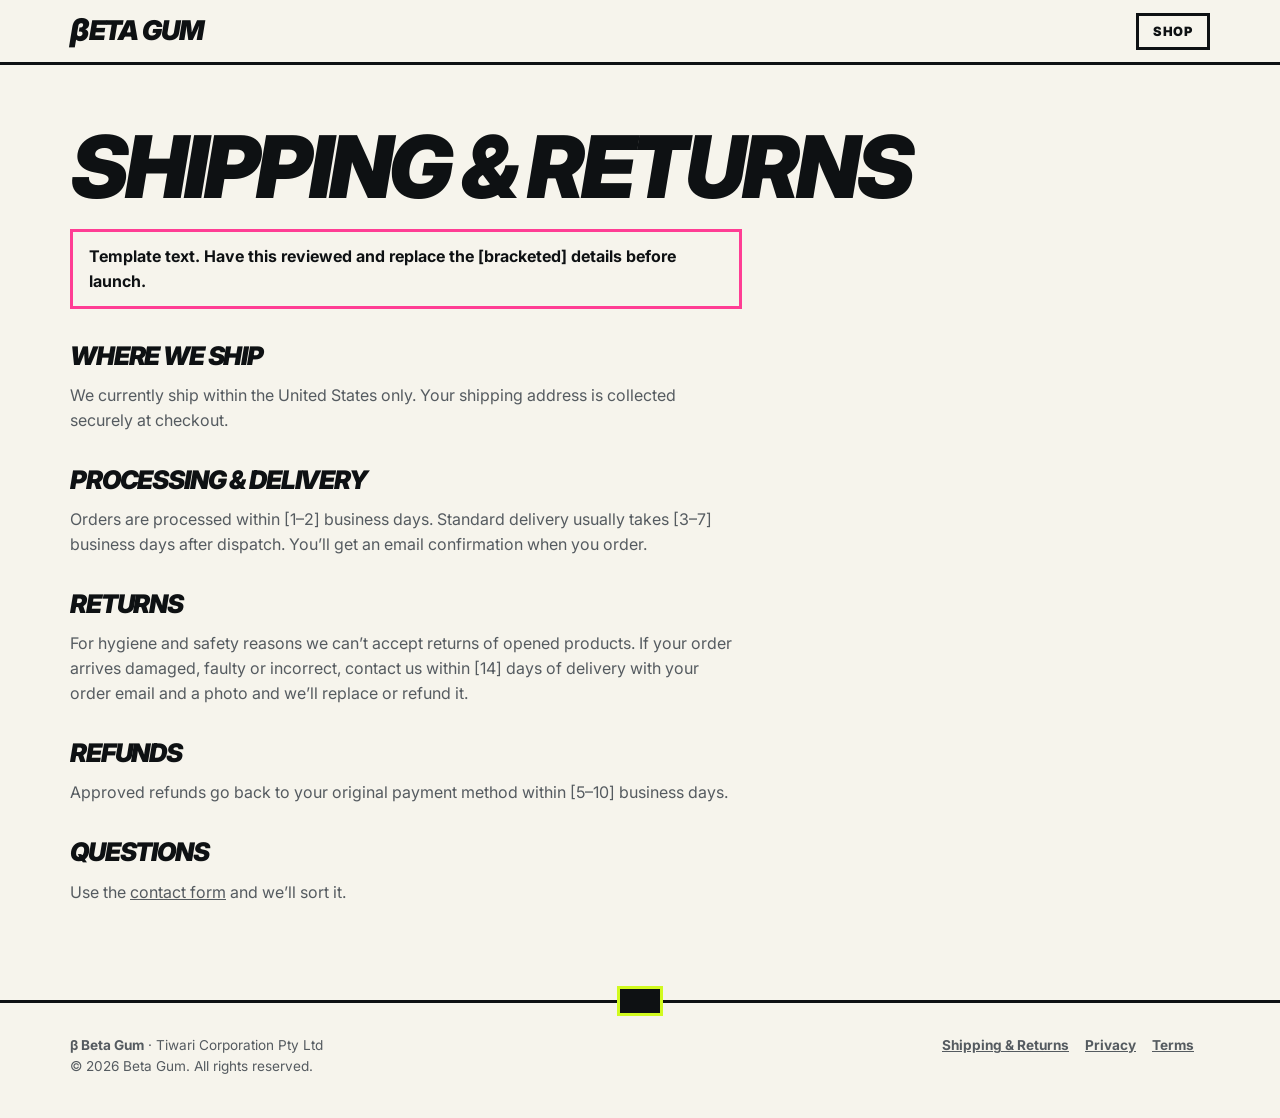
<file: shipping.html>
<!DOCTYPE html>
<html lang="en">
<head>
<meta charset="utf-8">
<meta name="viewport" content="width=device-width, initial-scale=1, viewport-fit=cover">
<title>Shipping &amp; Returns – Beta Gum</title>
<link rel="icon" href="/assets/favicon.svg" type="image/svg+xml">
<link rel="preconnect" href="https://fonts.googleapis.com">
<link rel="preconnect" href="https://fonts.gstatic.com" crossorigin>
<link href="https://fonts.googleapis.com/css2?family=Inter:ital,wght@0,400;0,500;0,700;0,900;1,900&display=swap" rel="stylesheet">
<link rel="stylesheet" href="/assets/styles.css">
</head>
<body>
<header><div class="wrap"><nav>
<a class="logo" href="/" aria-label="Beta Gum home"><i>β</i>ETA&nbsp;GUM</a>
<a class="cart" href="/#shop" style="text-decoration:none">Shop</a>
</nav></div></header>
<main class="page"><div class="wrap">
<h1>Shipping &amp; Returns</h1>
<p class="draft">Template text. Have this reviewed and replace the [bracketed] details before launch.</p>
<h2>Where we ship</h2><p>We currently ship within the United States only. Your shipping address is collected securely at checkout.</p>
<h2>Processing &amp; delivery</h2><p>Orders are processed within [1–2] business days. Standard delivery usually takes [3–7] business days after dispatch. You’ll get an email confirmation when you order.</p>
<h2>Returns</h2><p>For hygiene and safety reasons we can’t accept returns of opened products. If your order arrives damaged, faulty or incorrect, contact us within [14] days of delivery with your order email and a photo and we’ll replace or refund it.</p>
<h2>Refunds</h2><p>Approved refunds go back to your original payment method within [5–10] business days.</p>
<h2>Questions</h2><p>Use the <a href="/#contact">contact form</a> and we’ll sort it.</p>
</div></main>
<footer><div class="wrap"><div class="row">
<div><strong>β Beta Gum</strong> · Tiwari Corporation Pty Ltd<br>© <span id="yr">2026</span> Beta Gum. All rights reserved.</div>
<div><a href="/shipping.html">Shipping &amp; Returns</a><a href="/privacy.html">Privacy</a><a href="/terms.html">Terms</a></div>
</div></div></footer>
<div class="toast" id="toast" role="status"></div>
<script src="/assets/app.js"></script>
</body>
</html>
</file>
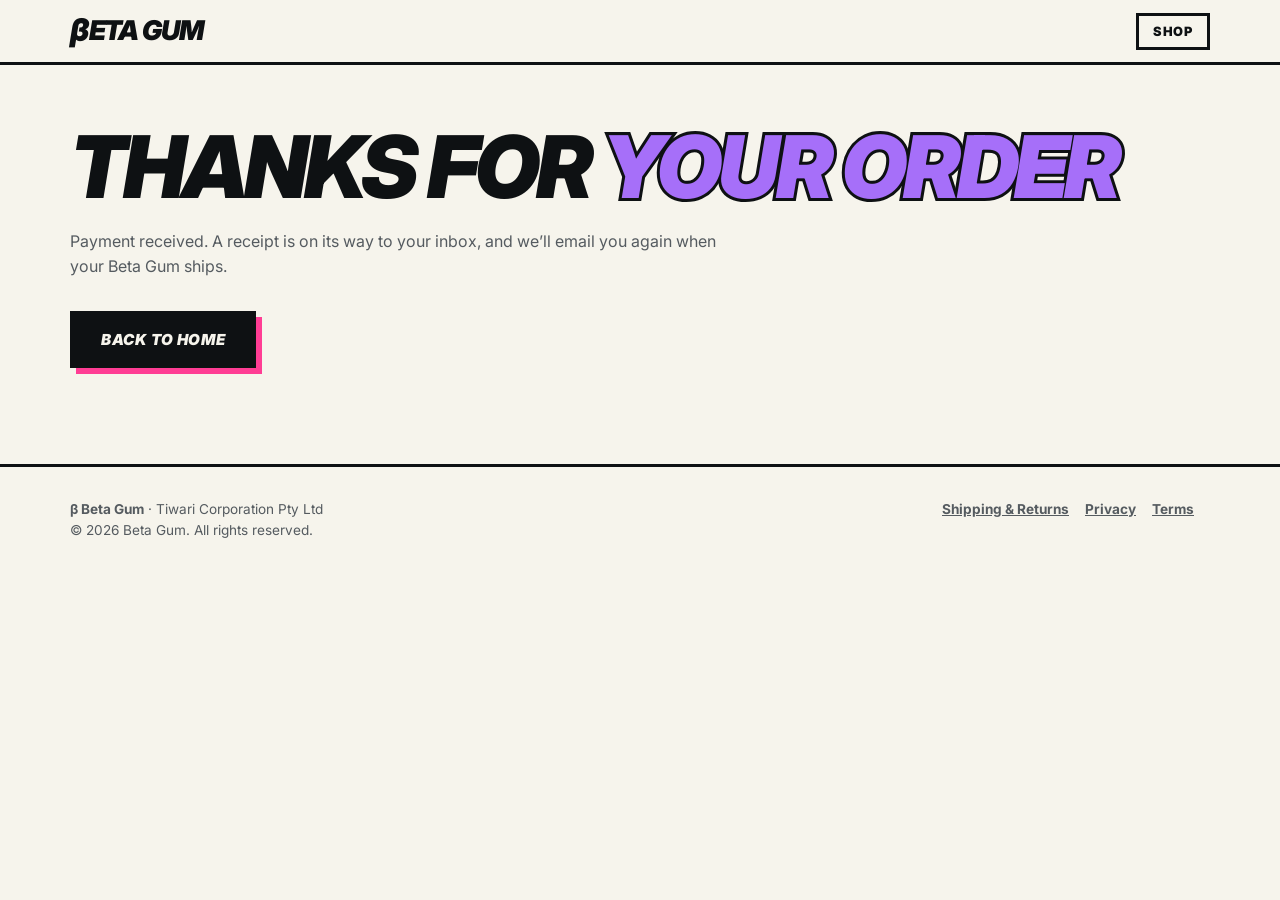
<file: success.html>
<!DOCTYPE html>
<html lang="en">
<head>
<meta charset="utf-8">
<meta name="viewport" content="width=device-width, initial-scale=1, viewport-fit=cover">
<title>Order confirmed – Beta Gum</title>
<link rel="icon" href="/assets/favicon.svg" type="image/svg+xml">
<link rel="preconnect" href="https://fonts.googleapis.com">
<link rel="preconnect" href="https://fonts.gstatic.com" crossorigin>
<link href="https://fonts.googleapis.com/css2?family=Inter:ital,wght@0,400;0,500;0,700;0,900;1,900&display=swap" rel="stylesheet">
<link rel="stylesheet" href="/assets/styles.css">
</head>
<body data-clear-cart="true">
<header><div class="wrap"><nav>
<a class="logo" href="/" aria-label="Beta Gum home"><i>β</i>ETA&nbsp;GUM</a>
<a class="cart" href="/#shop" style="text-decoration:none">Shop</a>
</nav></div></header>
<main class="page"><div class="wrap">
<h1>Thanks for <span class="hl2">your order</span></h1>
<p>Payment received. A receipt is on its way to your inbox, and we’ll email you again when your Beta Gum ships.</p>
<p style="margin-top:32px"><a class="btn" href="/">Back to home</a></p>
</div></main>
<footer><div class="wrap"><div class="row">
<div><strong>β Beta Gum</strong> · Tiwari Corporation Pty Ltd<br>© <span id="yr">2026</span> Beta Gum. All rights reserved.</div>
<div><a href="/shipping.html">Shipping &amp; Returns</a><a href="/privacy.html">Privacy</a><a href="/terms.html">Terms</a></div>
</div></div></footer>
<div class="toast" id="toast" role="status"></div>
<script src="/assets/app.js"></script>
</body>
</html>
</file>
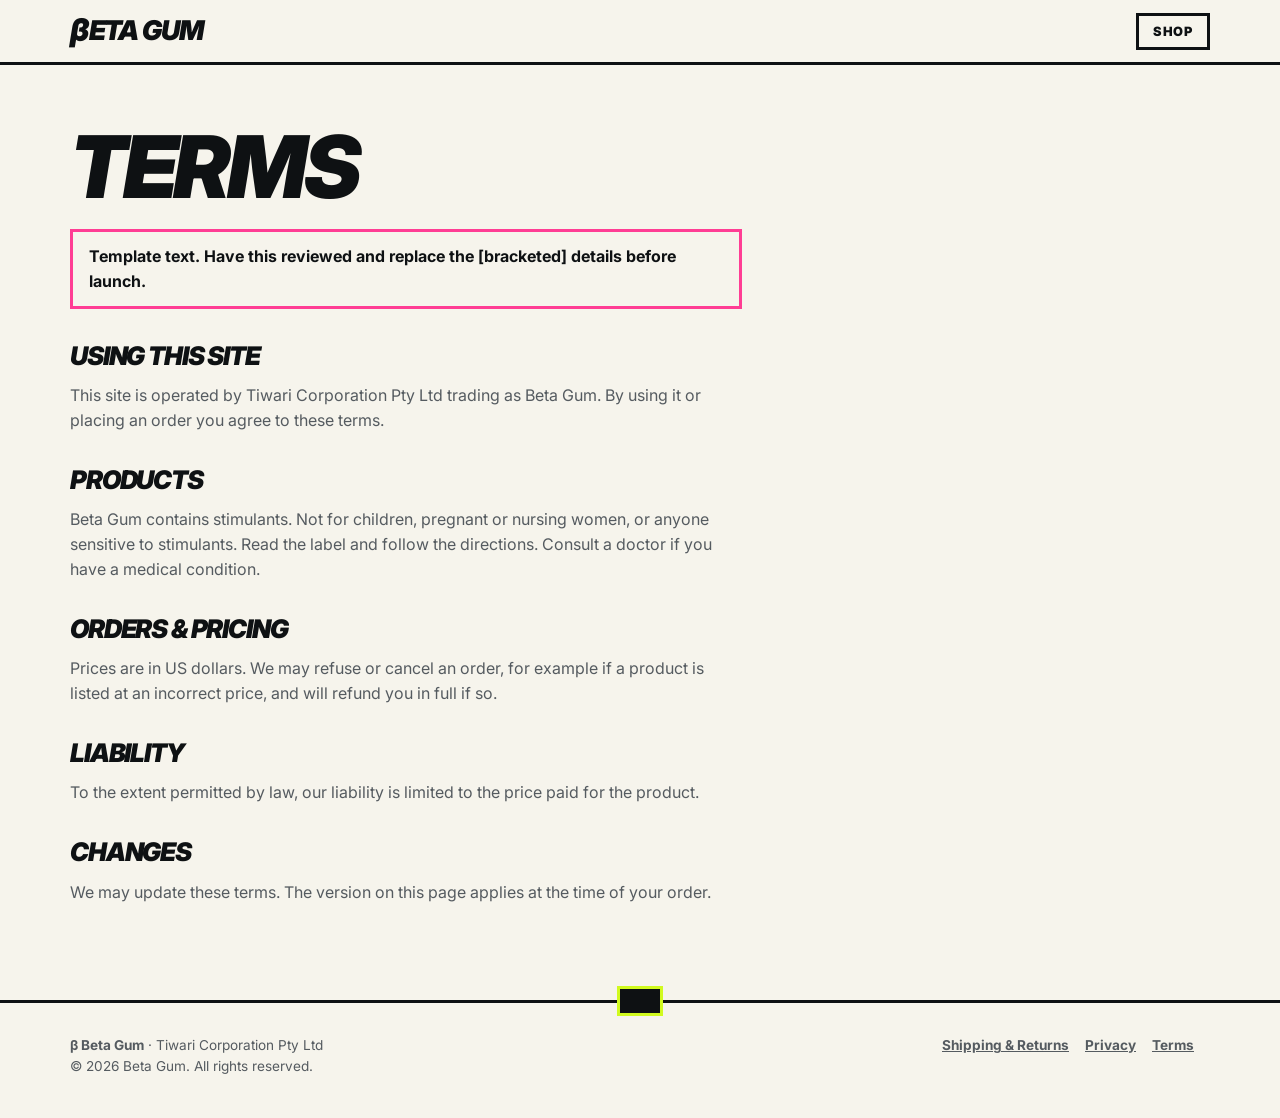
<file: terms.html>
<!DOCTYPE html>
<html lang="en">
<head>
<meta charset="utf-8">
<meta name="viewport" content="width=device-width, initial-scale=1, viewport-fit=cover">
<title>Terms – Beta Gum</title>
<link rel="icon" href="/assets/favicon.svg" type="image/svg+xml">
<link rel="preconnect" href="https://fonts.googleapis.com">
<link rel="preconnect" href="https://fonts.gstatic.com" crossorigin>
<link href="https://fonts.googleapis.com/css2?family=Inter:ital,wght@0,400;0,500;0,700;0,900;1,900&display=swap" rel="stylesheet">
<link rel="stylesheet" href="/assets/styles.css">
</head>
<body>
<header><div class="wrap"><nav>
<a class="logo" href="/" aria-label="Beta Gum home"><i>β</i>ETA&nbsp;GUM</a>
<a class="cart" href="/#shop" style="text-decoration:none">Shop</a>
</nav></div></header>
<main class="page"><div class="wrap">
<h1>Terms</h1>
<p class="draft">Template text. Have this reviewed and replace the [bracketed] details before launch.</p>
<h2>Using this site</h2><p>This site is operated by Tiwari Corporation Pty Ltd trading as Beta Gum. By using it or placing an order you agree to these terms.</p>
<h2>Products</h2><p>Beta Gum contains stimulants. Not for children, pregnant or nursing women, or anyone sensitive to stimulants. Read the label and follow the directions. Consult a doctor if you have a medical condition.</p>
<h2>Orders &amp; pricing</h2><p>Prices are in US dollars. We may refuse or cancel an order, for example if a product is listed at an incorrect price, and will refund you in full if so.</p>
<h2>Liability</h2><p>To the extent permitted by law, our liability is limited to the price paid for the product.</p>
<h2>Changes</h2><p>We may update these terms. The version on this page applies at the time of your order.</p>
</div></main>
<footer><div class="wrap"><div class="row">
<div><strong>β Beta Gum</strong> · Tiwari Corporation Pty Ltd<br>© <span id="yr">2026</span> Beta Gum. All rights reserved.</div>
<div><a href="/shipping.html">Shipping &amp; Returns</a><a href="/privacy.html">Privacy</a><a href="/terms.html">Terms</a></div>
</div></div></footer>
<div class="toast" id="toast" role="status"></div>
<script src="/assets/app.js"></script>
</body>
</html>
</file>
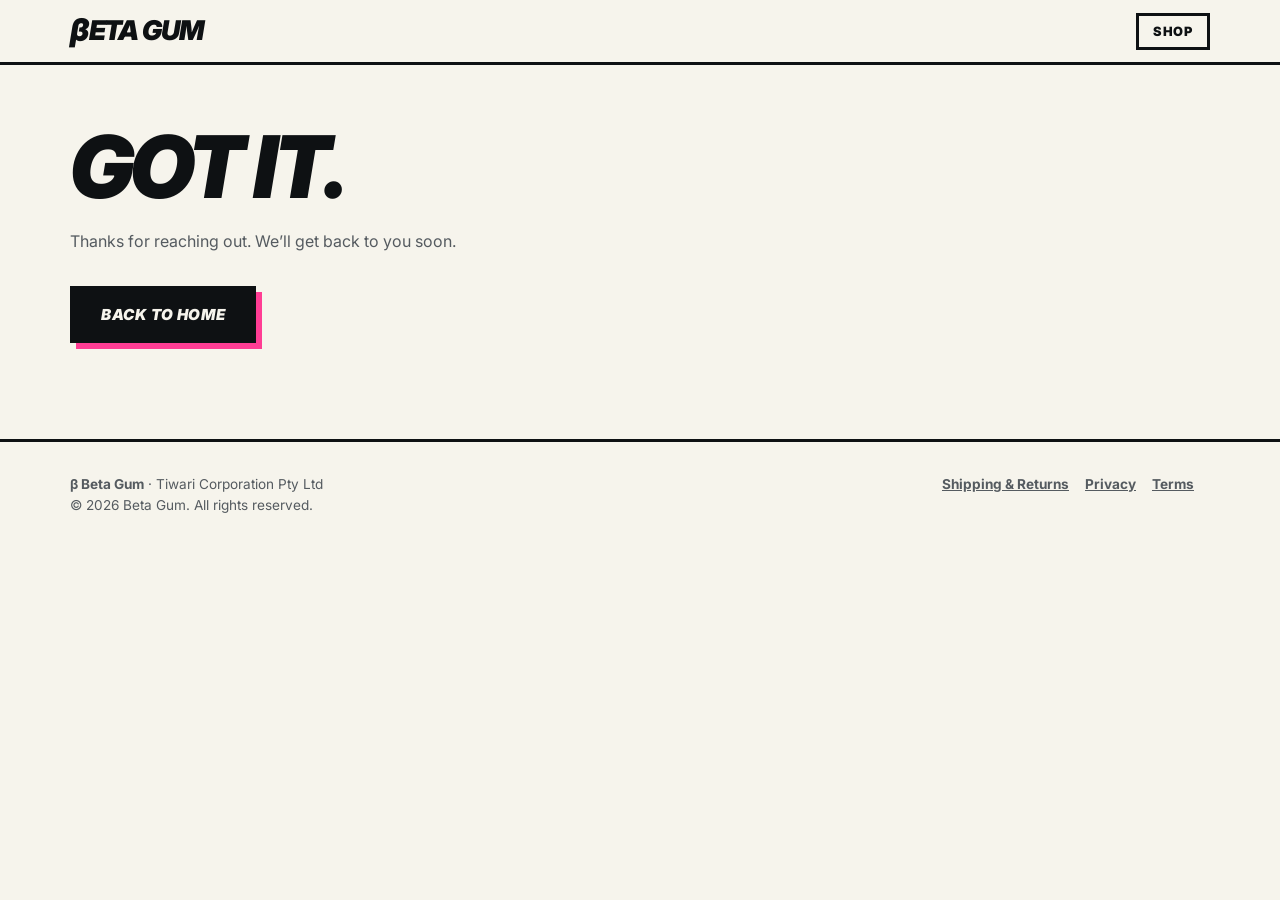
<file: thanks.html>
<!DOCTYPE html>
<html lang="en">
<head>
<meta charset="utf-8">
<meta name="viewport" content="width=device-width, initial-scale=1, viewport-fit=cover">
<title>Message sent – Beta Gum</title>
<link rel="icon" href="/assets/favicon.svg" type="image/svg+xml">
<link rel="preconnect" href="https://fonts.googleapis.com">
<link rel="preconnect" href="https://fonts.gstatic.com" crossorigin>
<link href="https://fonts.googleapis.com/css2?family=Inter:ital,wght@0,400;0,500;0,700;0,900;1,900&display=swap" rel="stylesheet">
<link rel="stylesheet" href="/assets/styles.css">
</head>
<body>
<header><div class="wrap"><nav>
<a class="logo" href="/" aria-label="Beta Gum home"><i>β</i>ETA&nbsp;GUM</a>
<a class="cart" href="/#shop" style="text-decoration:none">Shop</a>
</nav></div></header>
<main class="page"><div class="wrap">
<h1>Got it.</h1>
<p>Thanks for reaching out. We’ll get back to you soon.</p>
<p style="margin-top:32px"><a class="btn" href="/">Back to home</a></p>
</div></main>
<footer><div class="wrap"><div class="row">
<div><strong>β Beta Gum</strong> · Tiwari Corporation Pty Ltd<br>© <span id="yr">2026</span> Beta Gum. All rights reserved.</div>
<div><a href="/shipping.html">Shipping &amp; Returns</a><a href="/privacy.html">Privacy</a><a href="/terms.html">Terms</a></div>
</div></div></footer>
<div class="toast" id="toast" role="status"></div>
<script src="/assets/app.js"></script>
</body>
</html>
</file>
<file: assets/styles.css>
:root{--lime:#D1FA1F;--blue:#38BAF5;--pink:#FF3D94;--grape:#A66FF9;--paper:#F6F4EC;--ink:#0E1113;
--bg:#F6F4EC;--fg:#0E1113;--surface:#fff;--muted:#555b60;--line:#0E1113;--btn:#0E1113;--btn-fg:#F6F4EC;--shadow:#0E1113;
box-sizing:border-box;padding-top:env(safe-area-inset-top,0px);padding-bottom:env(safe-area-inset-bottom,0px)}
@media (prefers-color-scheme:dark){:root:not([data-theme="light"]){--bg:#0E1113;--fg:#F6F4EC;--surface:#171B1E;--muted:#a9aeb2;--line:#F6F4EC;--btn:#D1FA1F;--btn-fg:#0E1113;--shadow:#D1FA1F}}
:root[data-theme="dark"]{--bg:#0E1113;--fg:#F6F4EC;--surface:#171B1E;--muted:#a9aeb2;--line:#F6F4EC;--btn:#D1FA1F;--btn-fg:#0E1113;--shadow:#D1FA1F}
*{box-sizing:border-box}
html{scroll-behavior:smooth;scroll-padding-top:72px}
body{margin:0;background:var(--bg);color:var(--fg);font-family:'Inter',system-ui,-apple-system,Arial,sans-serif;line-height:1.55}
h1,h2,h3,.logo,.big{font-weight:900;font-style:italic;text-transform:uppercase;letter-spacing:-.045em;line-height:.88;margin:0}
a{color:inherit}
.wrap{max-width:1180px;margin:0 auto;padding:0 20px}
header{position:sticky;top:env(safe-area-inset-top,0px);z-index:20;background:var(--bg);border-bottom:3px solid var(--line)}
nav{display:flex;align-items:center;justify-content:space-between;height:62px;gap:12px}
.logo{display:flex;align-items:center;gap:10px;text-decoration:none;font-size:1.35rem}
.logo{font-size:1.7rem;gap:0;letter-spacing:-.04em}
.logo i{text-transform:none;color:var(--fg);font-style:italic;font-size:1.15em;margin-right:.02em}
.links{display:flex;gap:22px;font-weight:700;font-size:.8rem;text-transform:uppercase;letter-spacing:.08em}
.links a{text-decoration:none;padding:4px 0;border-bottom:3px solid transparent}
.links a:hover{border-color:var(--blue)}
.cart{border:3px solid var(--line);background:transparent;color:var(--fg);padding:8px 14px;font:900 .8rem 'Inter',sans-serif;text-transform:uppercase;letter-spacing:.06em;cursor:pointer}
.cart:hover{background:var(--lime);color:var(--ink)}
@media(max-width:700px){.links{display:none}}
.btn{display:inline-block;background:var(--btn);color:var(--btn-fg);border:3px solid var(--btn);padding:16px 28px;font:900 .95rem 'Inter',sans-serif;font-style:italic;text-transform:uppercase;letter-spacing:.04em;text-decoration:none;cursor:pointer;box-shadow:6px 6px 0 var(--pink);transition:transform .15s,box-shadow .15s}
.btn:hover{transform:translate(-3px,-3px);box-shadow:9px 9px 0 var(--pink)}
.btn:active{transform:translate(3px,3px);box-shadow:2px 2px 0 var(--pink)}
.hero{position:relative;overflow:hidden;padding:48px 0 56px}
.hero .wrap{display:grid;grid-template-columns:1.25fr .75fr;gap:24px;align-items:center;position:relative}
.big{font-size:clamp(3.2rem,10.5vw,8.4rem)}
.big .hl{background:var(--hl,var(--lime));color:var(--ink);padding:0 .08em;display:inline-block;transform:skew(-4deg)}
.big .bl{color:var(--blue)}
.hl2{color:var(--hl2,var(--blue));-webkit-text-stroke:.07em var(--fg);paint-order:stroke fill}
.hero p{font-size:1.15rem;max-width:26em;margin:24px 0 30px;color:var(--muted)}
.stage{position:relative;height:420px}
.ghost{position:absolute;right:-6%;top:-10%;font:900 italic 30rem/1 'Inter',sans-serif;color:transparent;-webkit-text-stroke:3px var(--line);opacity:.12;user-select:none}
.pack{position:absolute;width:190px;height:300px;border:3px solid var(--ink);box-shadow:10px 10px 0 var(--shadow);padding:16px;display:flex;flex-direction:column;justify-content:space-between;color:var(--ink);transition:transform .25s}
.pack .b{font:900 italic 3.8rem/1 'Inter',sans-serif}
.pack small{font-weight:700;font-size:.65rem;letter-spacing:.14em;text-transform:uppercase}
.pack strong{font:900 italic 1.6rem/.9 'Inter',sans-serif;text-transform:uppercase;letter-spacing:-.04em}
.k1{background:var(--lime);left:0;top:50px;transform:rotate(-7deg);animation:fl 5s ease-in-out infinite}
.k2{background:var(--blue);left:38%;top:20px;transform:rotate(6deg);animation:fl 5s ease-in-out -2.5s infinite}
.pack:hover{transform:rotate(0) scale(1.05);z-index:3}
@keyframes fl{50%{translate:0 -14px}}
@media(max-width:860px){.hero .wrap{grid-template-columns:1fr}.stage{height:360px}.pack{width:160px;height:250px}.pack .b{font-size:3rem}.k2{left:44%}}
.mq{background:var(--ink);color:var(--paper);border-block:3px solid var(--ink);overflow:hidden;white-space:nowrap;padding:12px 0;font:900 italic clamp(1rem,3.4vw,2.2rem)/1 'Inter',sans-serif;text-transform:uppercase;letter-spacing:-.02em}
.mq div{display:flex;justify-content:space-between;align-items:center;max-width:1180px;margin:0 auto;padding:0 20px}
.mq b{text-transform:none;color:var(--lime)}.mq u{text-decoration:none;color:var(--blue)}.mq s{text-decoration:none;color:var(--pink)}
@keyframes sl{to{transform:translateX(-50%)}}
@media(prefers-reduced-motion:reduce){.k1,.k2,.mq div{animation:none}html{scroll-behavior:auto}}
section{padding:80px 0}
h2{font-size:clamp(2.4rem,7vw,5rem);margin-bottom:16px}
.sub{color:var(--muted);max-width:34em;margin:0 0 40px;font-size:1.05rem}
.grid2{display:grid;grid-template-columns:1fr 1fr;gap:24px}
@media(max-width:760px){.grid2{grid-template-columns:1fr}}
.card{border-radius:28px;border:3px solid var(--ink);box-shadow:10px 10px 0 var(--shadow);padding:32px;color:var(--ink);position:relative;overflow:hidden;transition:transform .2s}
.card:hover{transform:translate(-4px,-4px)}
.card.lime{background:var(--lime)}.card.blue{background:var(--blue)}
.card .num{position:absolute;right:-10px;top:-30px;font:900 italic 12rem/1 'Inter',sans-serif;opacity:.18}
.card h3{font-size:clamp(2.4rem,5vw,3.6rem);margin:8px 0 14px;position:relative}
.tag{display:inline-block;background:var(--ink);color:var(--paper);padding:4px 10px;font-weight:700;font-size:.7rem;letter-spacing:.12em;text-transform:uppercase}
.card p,.card ul{position:relative;margin:0 0 14px}
.card ul{padding-left:1.1em;font-weight:500}
.price{font:900 italic 2rem 'Inter',sans-serif;margin:18px 0}
.card .btn{background:var(--ink);color:var(--paper);border-color:var(--ink);box-shadow:6px 6px 0 var(--pink)}
.feats{display:grid;grid-template-columns:repeat(3,1fr);gap:0;border:3px solid var(--line)}
@media(max-width:760px){.feats{grid-template-columns:1fr}}
.feat{padding:28px;border-right:3px solid var(--line);background:var(--surface)}
.feat:last-child{border:0}
@media(max-width:760px){.feat{border-right:0;border-bottom:3px solid var(--line)}}
.feat .n{font:900 italic 3rem/1 'Inter',sans-serif;color:var(--pink)}
.feat:nth-child(2) .n{color:var(--grape)}.feat:nth-child(3) .n{color:var(--blue)}
.feat h3{font-size:1.5rem;margin:10px 0}
.feat p{margin:0;color:var(--muted)}
.about{background:var(--ink);color:var(--paper)}
.about .sub{color:#b9bdc0}
.about .btn{background:var(--lime);color:var(--ink);border-color:var(--lime)}
.about h2 em{color:var(--lime);font-style:italic}
.about p{max-width:38em;font-size:1.1rem;color:#d6d9db}
details{border:3px solid var(--line);background:var(--surface);padding:18px 22px;margin-bottom:12px}
details[open]{box-shadow:6px 6px 0 var(--lime)}
summary{font-weight:900;font-style:italic;text-transform:uppercase;cursor:pointer;letter-spacing:-.01em}
details p{margin:12px 0 0;color:var(--muted)}
form{display:grid;gap:12px;max-width:520px}
input,textarea{width:100%;padding:14px 16px;border:3px solid var(--line);background:var(--surface);color:var(--fg);font:inherit;border-radius:0}
input:focus,textarea:focus{outline:0;box-shadow:5px 5px 0 var(--blue)}
.news{display:flex;gap:12px;flex-wrap:wrap;max-width:520px}
.news input{flex:1;min-width:200px}
.sec2{border-top:3px solid var(--line)}
footer{border-top:3px solid var(--line);padding:32px 0 40px;font-size:.85rem;color:var(--muted)}
footer .row{display:flex;flex-wrap:wrap;gap:16px 32px;justify-content:space-between}
footer a{margin-right:16px;font-weight:700}
.toast{position:fixed;left:50%;bottom:calc(24px + env(safe-area-inset-bottom,0px));transform:translate(-50%,140px);background:var(--ink);color:var(--lime);border:3px solid var(--lime);padding:12px 20px;font:900 italic .9rem 'Inter',sans-serif;text-transform:uppercase;transition:transform .3s;z-index:30}
.toast.on{transform:translate(-50%,0)}
.note{font-size:.8rem;color:var(--muted);margin-top:28px}

/* ---------- Added for the live site ---------- */
:focus-visible{outline:3px solid var(--blue);outline-offset:3px}
.skip{position:absolute;left:-999px;top:8px;background:var(--lime);color:var(--ink);padding:8px 14px;font-weight:900;z-index:50}
.skip:focus{left:8px}
.hidden{display:none!important}
.navr{display:flex;align-items:center;gap:10px}
.menu{display:none;border:3px solid var(--line);background:transparent;color:var(--fg);width:44px;height:40px;cursor:pointer;font:900 1.1rem 'Inter',sans-serif}
@media(max-width:700px){
  .menu{display:inline-block}
  .links.open{display:flex;position:absolute;left:0;right:0;top:100%;flex-direction:column;gap:0;background:var(--bg);border-bottom:3px solid var(--line)}
  .links.open a{padding:16px 20px;border-bottom:1px solid color-mix(in srgb,var(--line) 20%,transparent)}
}
header .wrap{position:relative}
.btn[disabled]{opacity:.55;cursor:wait;transform:none}

/* Cart drawer */
.scrim{position:fixed;inset:0;background:rgba(14,17,19,.55);opacity:0;pointer-events:none;transition:opacity .25s;z-index:40}
.scrim.on{opacity:1;pointer-events:auto}
.drawer{position:fixed;top:0;right:0;bottom:0;width:min(420px,100%);background:var(--bg);color:var(--fg);border-left:3px solid var(--line);z-index:41;display:flex;flex-direction:column;transform:translateX(105%);transition:transform .3s;padding-top:env(safe-area-inset-top,0px);padding-bottom:env(safe-area-inset-bottom,0px)}
.drawer.on{transform:none}
.drawer-h{display:flex;justify-content:space-between;align-items:center;padding:18px 20px;border-bottom:3px solid var(--line)}
.drawer-h h2{font-size:2rem;margin:0}
.x{border:3px solid var(--line);background:transparent;color:var(--fg);width:40px;height:40px;font:900 1.1rem 'Inter',sans-serif;cursor:pointer}
.items{flex:1;overflow:auto;padding:12px 20px;margin:0;list-style:none}
.item{display:grid;grid-template-columns:52px 1fr auto;gap:14px;align-items:center;padding:14px 0;border-bottom:1px solid color-mix(in srgb,var(--line) 20%,transparent)}
.sw{width:52px;height:68px;border:3px solid var(--ink);display:grid;place-items:center;font:900 italic 1.6rem 'Inter',sans-serif;color:var(--ink)}
.item strong{display:block;font-weight:900;font-style:italic;text-transform:uppercase}
.item .each{font-size:.85rem;color:var(--muted)}
.qty{display:flex;align-items:center;border:3px solid var(--line);margin-top:6px;width:max-content}
.qty button{background:transparent;border:0;color:var(--fg);width:30px;height:28px;font:900 1rem 'Inter',sans-serif;cursor:pointer}
.qty span{min-width:24px;text-align:center;font-weight:700}
.rm{background:none;border:0;color:var(--muted);text-decoration:underline;cursor:pointer;font:500 .8rem 'Inter',sans-serif;padding:0;margin-left:10px}
.line{font-weight:900}
.empty{padding:40px 0;text-align:center;color:var(--muted)}
.drawer-f{padding:18px 20px;border-top:3px solid var(--line);display:grid;gap:12px}
.tot{display:flex;justify-content:space-between;font:900 italic 1.4rem 'Inter',sans-serif;text-transform:uppercase}
.drawer-f .btn{width:100%;text-align:center;box-shadow:none}
.drawer-f small{color:var(--muted);font-size:.78rem}

/* Forms */
.hp{position:absolute;left:-9999px;width:1px;height:1px;overflow:hidden}
.fmsg{font-weight:700;margin:4px 0 0;min-height:1.4em}
.fmsg.ok{color:color-mix(in srgb,var(--fg) 60%,#2a9d3a)}
.fmsg.err{color:var(--pink)}

/* Simple content pages */
.page{padding:64px 0 80px}
.page h1{font-size:clamp(2.6rem,8vw,5.4rem);margin-bottom:24px}
.page h2{font-size:1.6rem;margin:36px 0 10px}
.page p,.page li{max-width:42em;color:var(--muted)}
.page .draft{border:3px solid var(--pink);padding:12px 16px;font-weight:700;color:var(--fg);max-width:42em}

/* Scroll-linked banner (built by app.js; static layout above is the fallback) */
.mq .mq-track{display:flex;width:max-content;max-width:none;margin:0;padding:0;justify-content:flex-start;will-change:transform}
.mq .mq-seg{display:flex;align-items:center;max-width:none;margin:0;padding:0 clamp(22px,4vw,52px) 0 0;gap:clamp(22px,4vw,52px);justify-content:flex-start}

/* Light/dark toggle: shows a sun in dark mode, a moon in light mode */
.tbtn{border:3px solid var(--line);background:transparent;color:var(--fg);width:44px;height:40px;cursor:pointer;display:grid;place-items:center;padding:0}
.tbtn:hover{background:var(--lime);color:var(--ink)}
.tbtn svg{width:20px;height:20px;fill:none;stroke:currentColor;stroke-width:2.4;stroke-linecap:round;stroke-linejoin:round}
.tbtn .i-moon{fill:currentColor;stroke:none}
.tbtn .i-moon{display:block}.tbtn .i-sun{display:none}
@media (prefers-color-scheme:dark){:root:not([data-theme="light"]) .tbtn .i-moon{display:none}:root:not([data-theme="light"]) .tbtn .i-sun{display:block}}
:root[data-theme="dark"] .tbtn .i-moon{display:none}:root[data-theme="dark"] .tbtn .i-sun{display:block}
@media(max-width:380px){.navr{gap:6px}.cart{padding:8px 10px}.tbtn,.menu{width:40px}}
/* Phones: size the hero heading to the screen so "PRE-WORKOUT." never gets clipped */
@media(max-width:860px){.hero .wrap{grid-template-columns:minmax(0,1fr)}.big{font-size:11.5vw}}

/* Footer credit */
.credit-row{margin-top:20px;padding-top:16px;border-top:1px solid color-mix(in srgb,var(--line) 20%,transparent)}
footer .credit,.soon .credit{font-weight:500;font-size:.78rem;letter-spacing:.04em;color:var(--muted);text-decoration:none;margin:0;border-bottom:1px solid transparent;transition:color .15s,border-color .15s}
footer .credit:hover,.soon .credit:hover{color:var(--fg);border-color:var(--blue)}

/* Coming soon overlay */
body.is-soon{overflow:hidden}
.soon{position:fixed;inset:0;z-index:100;background:color-mix(in srgb,var(--bg) 82%,transparent);-webkit-backdrop-filter:blur(14px) saturate(1.2);backdrop-filter:blur(14px) saturate(1.2);overflow:auto}
.soon-in{min-height:100%;display:flex;flex-direction:column;justify-content:space-between;gap:40px;padding:calc(24px + env(safe-area-inset-top,0px)) 20px calc(24px + env(safe-area-inset-bottom,0px));max-width:1180px;margin:0 auto}
.soon-logo{font:900 italic 1.7rem/1 'Inter',sans-serif;text-transform:uppercase;letter-spacing:-.04em}
.soon-logo i{text-transform:none;font-size:1.15em}
.soon-tag{display:inline-block;margin:0 0 22px;background:var(--fg);color:var(--bg);padding:5px 12px;font-weight:700;font-size:.72rem;letter-spacing:.14em;text-transform:uppercase}
.soon .big{font-size:clamp(3.6rem,15vw,10rem)}
.soon-sub{font-size:1.1rem;color:var(--muted);max-width:24em;margin:26px 0 0}
.soon .credit{align-self:flex-start}
@supports not ((backdrop-filter:blur(1px)) or (-webkit-backdrop-filter:blur(1px))){.soon{background:var(--bg)}}
</file>
